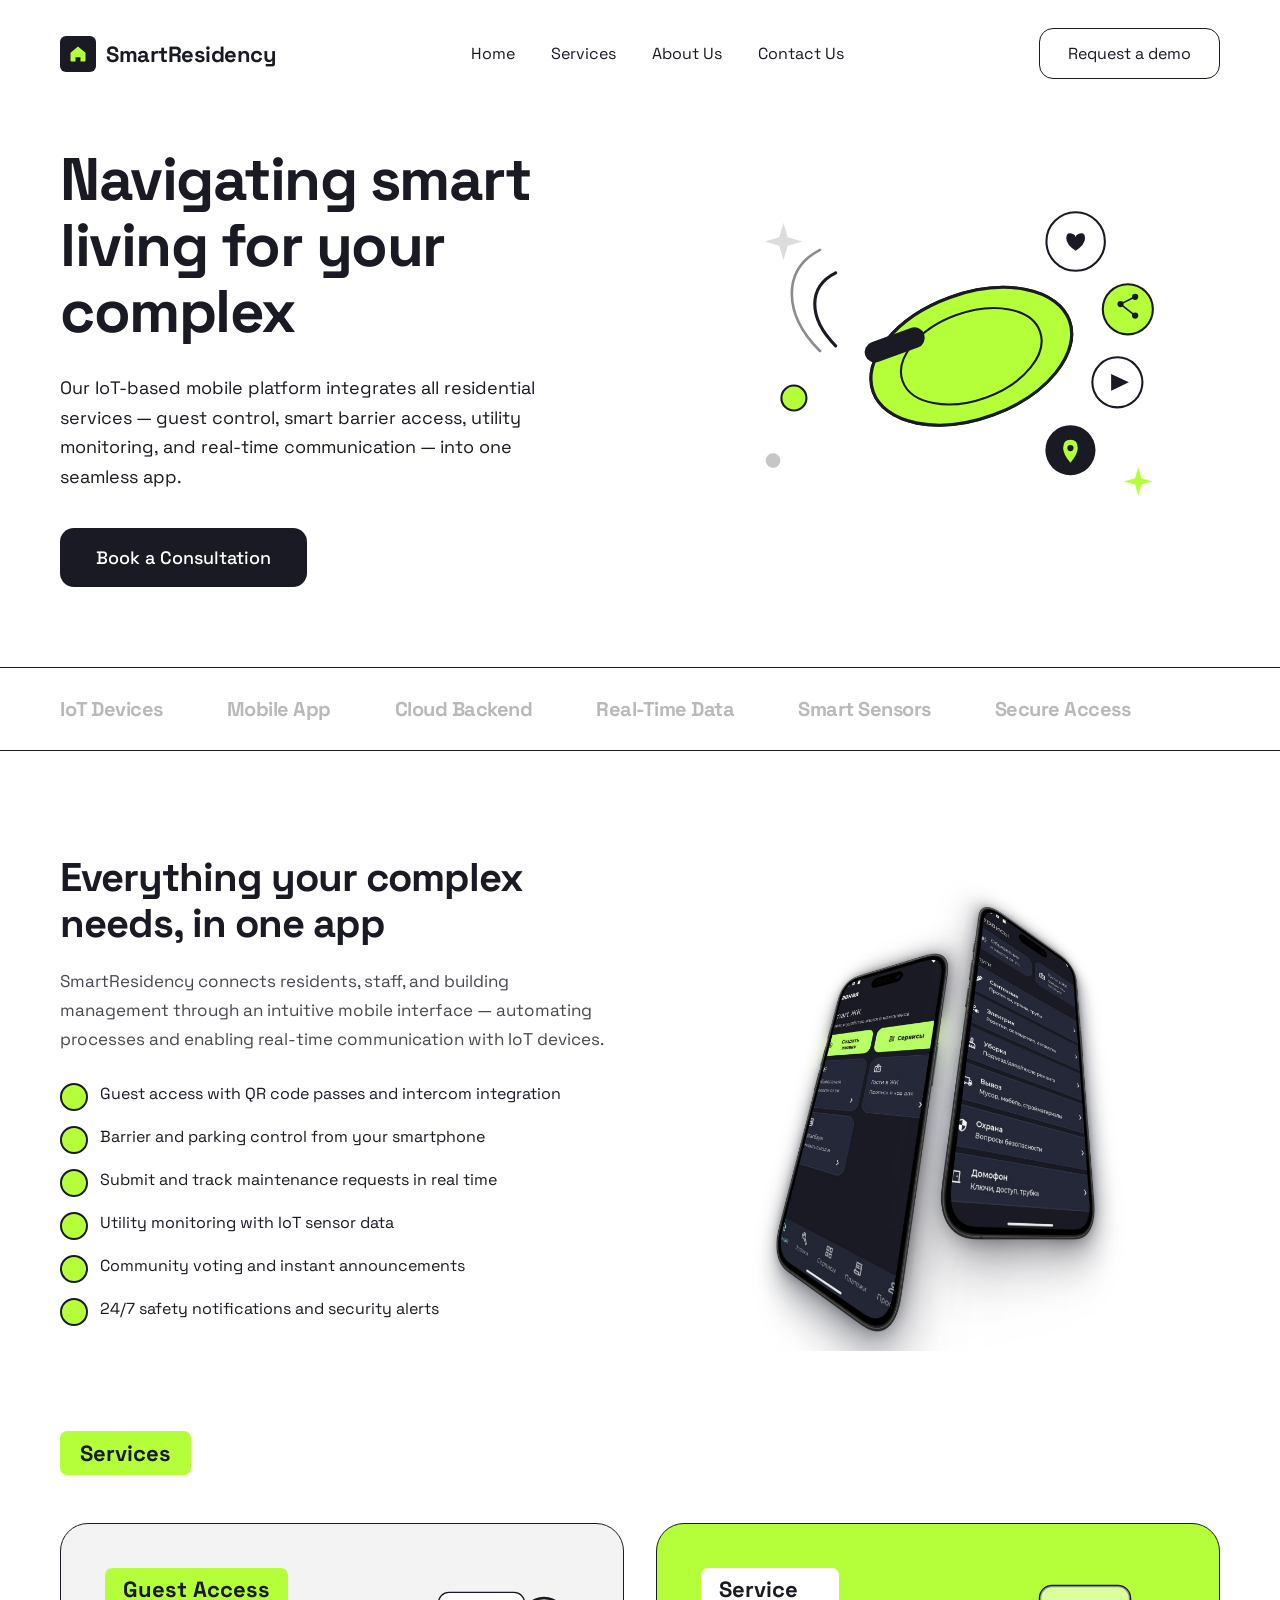
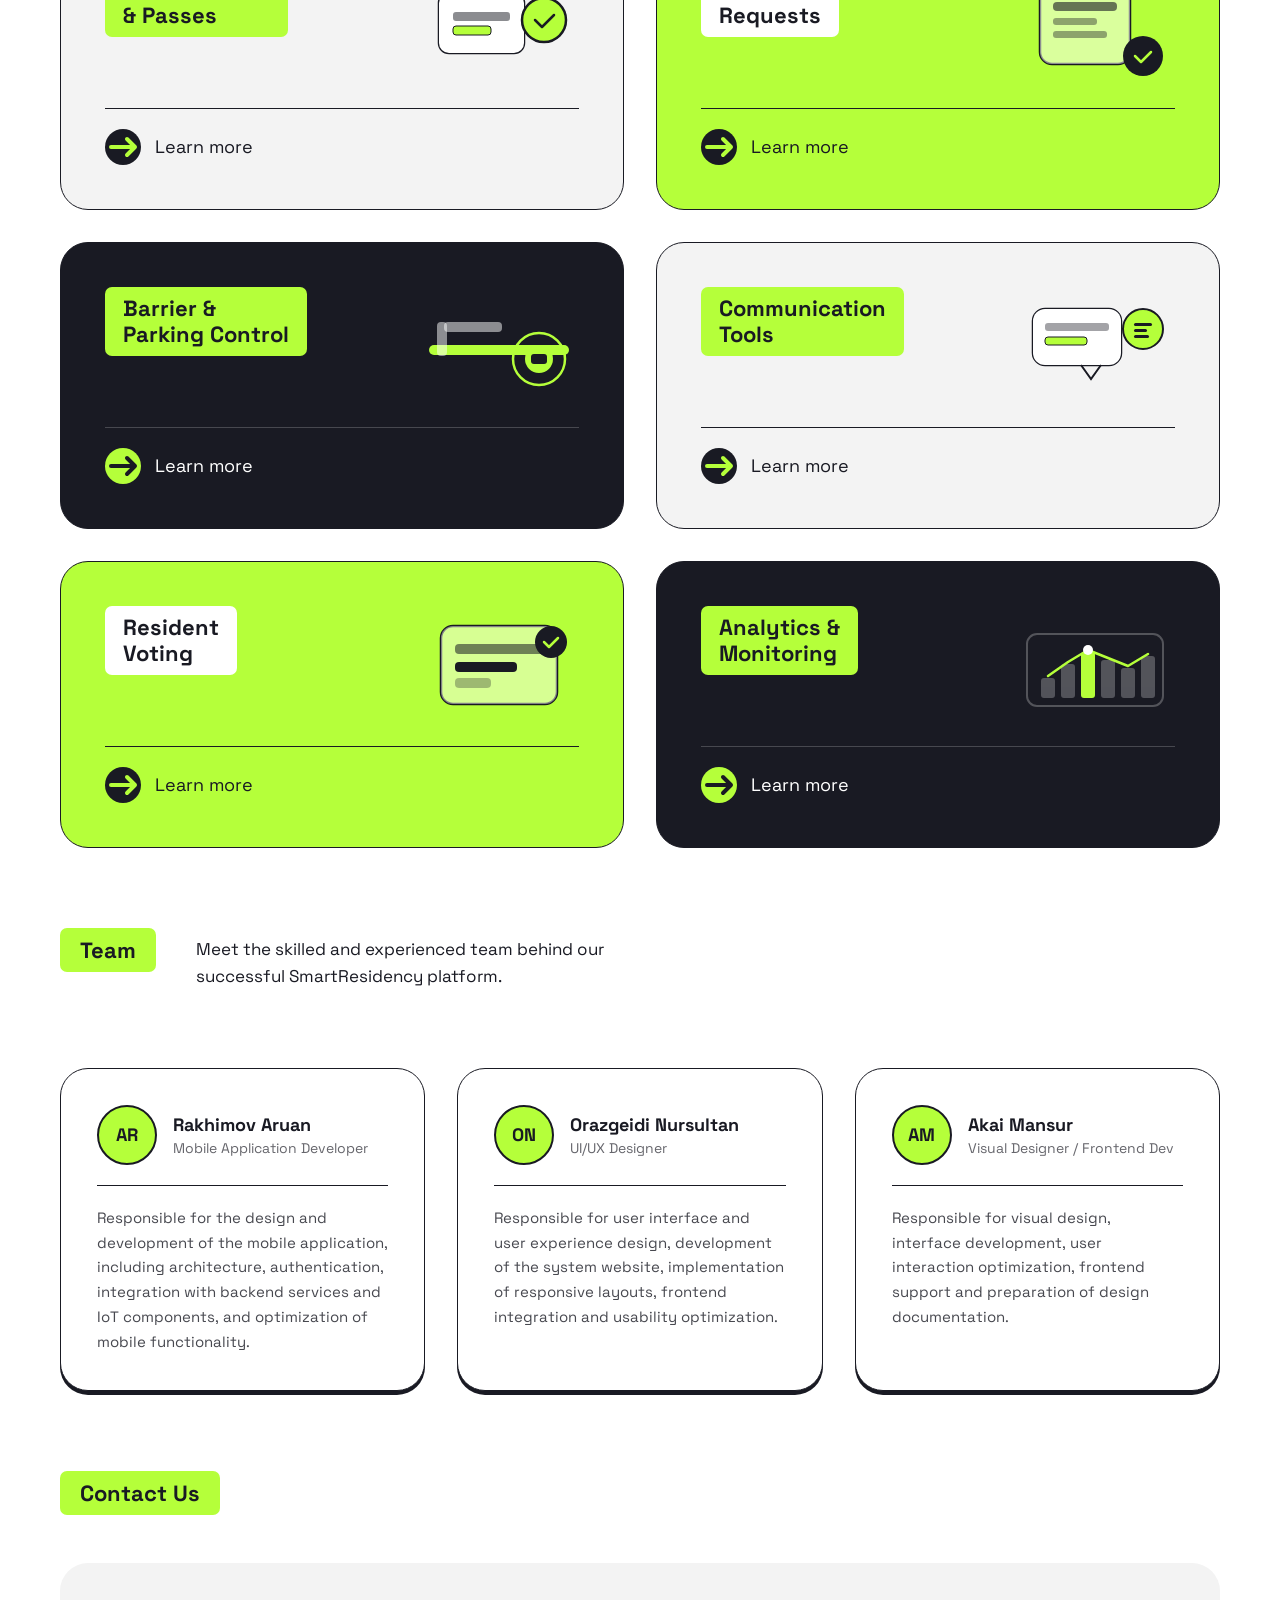
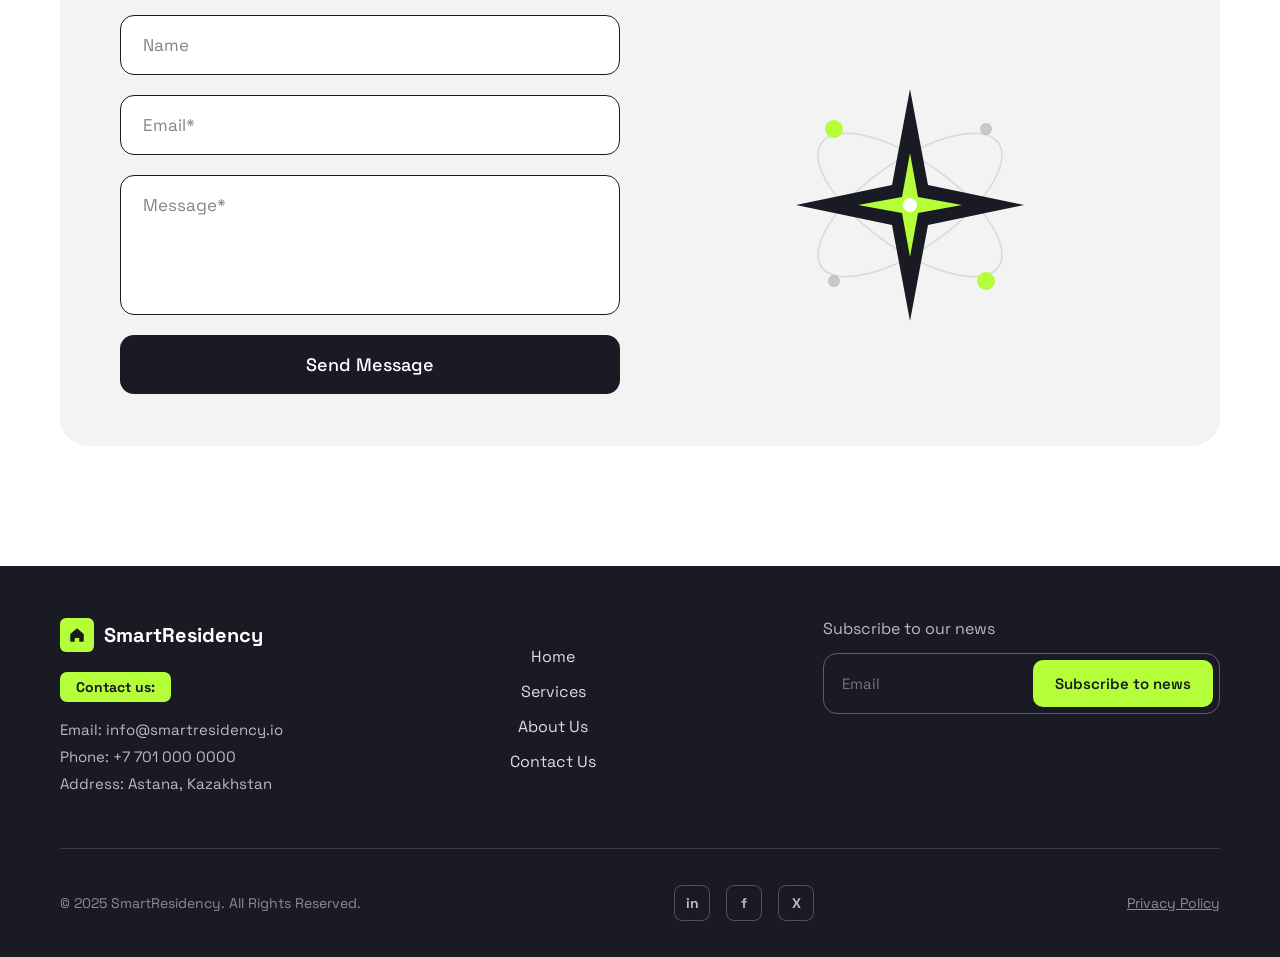
<file: index.html>
<!DOCTYPE html>
<html lang="en">
<head>
  <meta charset="UTF-8" />
  <meta name="viewport" content="width=device-width, initial-scale=1.0" />
  <title>SmartResidency</title>
  <link href="https://fonts.googleapis.com/css2?family=Space+Grotesk:wght@400;500;600;700&display=swap" rel="stylesheet" />
  <link rel="stylesheet" href="styles.css" />
</head>
<body>

<!-- NAV -->
<nav>
  <a href="#" class="logo">
    <div class="logo-icon">
      <svg viewBox="0 0 24 24" fill="none" xmlns="http://www.w3.org/2000/svg">
        <path d="M3 10.5L12 3L21 10.5V20C21 20.55 20.55 21 20 21H15V16H9V21H4C3.45 21 3 20.55 3 20V10.5Z" fill="#b5ff3a"/>
      </svg>
    </div>
    SmartResidency
  </a>
  <ul>
    <li><a href="index.html">Home</a></li>
    <li><a href="services.html">Services</a></li>
    <li><a href="about.html">About Us</a></li>
    <li><a href="contacts.html">Contact Us</a></li>
  </ul>
  <a href="contacts.html" class="nav-btn">Request a demo</a>
</nav>

<!-- HERO -->
<div class="hero">
  <div class="hero-text">
    <h1>Navigating smart living for your complex</h1>
    <p>Our IoT-based mobile platform integrates all residential services — guest control, smart barrier access, utility monitoring, and real-time communication — into one seamless app.</p>
    <a href="#contact" class="btn-black">Book a Consultation</a>
  </div>
  <div class="hero-illustration">
    <svg viewBox="0 0 460 400" xmlns="http://www.w3.org/2000/svg">
      <ellipse cx="260" cy="190" rx="100" ry="60" fill="none" stroke="#191a23" stroke-width="3" transform="rotate(-20 260 190)"/>
      <ellipse cx="260" cy="190" rx="100" ry="60" fill="#b5ff3a" stroke="#191a23" stroke-width="3" transform="rotate(-20 260 190)"/>
      <ellipse cx="260" cy="190" rx="70" ry="42" fill="none" stroke="#191a23" stroke-width="2" transform="rotate(-20 260 190)"/>
      <rect x="155" y="180" width="60" height="20" rx="10" fill="#191a23" transform="rotate(-20 155 180)"/>
      <path d="M130 180 Q110 160 110 140 Q110 120 130 110" fill="none" stroke="#191a23" stroke-width="3" stroke-linecap="round"/>
      <path d="M115 185 Q88 158 88 130 Q88 102 115 88" fill="none" stroke="#191a23" stroke-width="2.5" stroke-linecap="round" opacity="0.5"/>
      <circle cx="360" cy="80" r="28" fill="#fff" stroke="#191a23" stroke-width="2"/>
      <path d="M351 77 Q351 70 358 73 Q360 74 360 76 Q360 74 362 73 Q369 70 369 77 Q369 83 360 89 Q351 83 351 77Z" fill="#191a23"/>
      <circle cx="410" cy="145" r="24" fill="#b5ff3a" stroke="#191a23" stroke-width="2"/>
      <circle cx="403" cy="140" r="3" fill="#191a23"/>
      <circle cx="417" cy="133" r="3" fill="#191a23"/>
      <circle cx="417" cy="151" r="3" fill="#191a23"/>
      <line x1="403" y1="140" x2="417" y2="133" stroke="#191a23" stroke-width="1.5"/>
      <line x1="403" y1="140" x2="417" y2="151" stroke="#191a23" stroke-width="1.5"/>
      <circle cx="400" cy="215" r="24" fill="#fff" stroke="#191a23" stroke-width="2"/>
      <polygon points="394,207 394,223 411,215" fill="#191a23"/>
      <circle cx="355" cy="280" r="24" fill="#191a23"/>
      <path d="M355 270 Q362 270 362 278 Q362 284 355 292 Q348 284 348 278 Q348 270 355 270Z" fill="#b5ff3a"/>
      <circle cx="355" cy="278" r="3" fill="#191a23"/>
      <g transform="translate(80,80)">
        <path d="M0,-18 L4,-4 L18,0 L4,4 L0,18 L-4,4 L-18,0 L-4,-4 Z" fill="#191a23" opacity="0.15"/>
      </g>
      <g transform="translate(420,310)">
        <path d="M0,-14 L3,-3 L14,0 L3,3 L0,14 L-3,3 L-14,0 L-3,-3 Z" fill="#b5ff3a"/>
      </g>
      <circle cx="90" cy="230" r="12" fill="#b5ff3a" stroke="#191a23" stroke-width="2"/>
      <circle cx="70" cy="290" r="7" fill="#191a23" opacity="0.25"/>
    </svg>
  </div>
</div>

<!-- TECH STACK BAR -->
<div class="partners">
  <div class="partners-inner">
    <span class="partner-item">IoT Devices</span>
    <span class="partner-item">Mobile App</span>
    <span class="partner-item">Cloud Backend</span>
    <span class="partner-item">Real-Time Data</span>
    <span class="partner-item">Smart Sensors</span>
    <span class="partner-item">Secure Access</span>
  </div>
</div>

<!-- PHONE APP SHOWCASE -->
<div class="phone-section">
  <div class="phone-section-text">
    <h2>Everything your complex needs, in one app</h2>
    <p>SmartResidency connects residents, staff, and building management through an intuitive mobile interface — automating processes and enabling real-time communication with IoT devices.</p>
    <ul class="feature-list">
      <li>Guest access with QR code passes and intercom integration</li>
      <li>Barrier and parking control from your smartphone</li>
      <li>Submit and track maintenance requests in real time</li>
      <li>Utility monitoring with IoT sensor data</li>
      <li>Community voting and instant announcements</li>
      <li>24/7 safety notifications and security alerts</li>
    </ul>
  </div>
  <div class="phone-img-wrap">
    <img src="411shots_so.png" alt="SmartResidency mobile app screens" />
  </div>
</div>

<!-- SERVICES -->
<div class="section-wrap" id="services">
  <div class="section-label">Services</div>
  <div class="services-grid">

    <div class="service-card white">
      <div class="service-card-top">
        <div class="tag">Guest Access<br>&amp; Passes</div>
        <div class="illustration">
          <svg viewBox="0 0 160 120" xmlns="http://www.w3.org/2000/svg">
            <rect x="20" y="25" width="85" height="60" rx="10" fill="none" stroke="#191a23" stroke-width="2.5"/>
            <rect x="20" y="25" width="85" height="60" rx="10" fill="#fff"/>
            <rect x="34" y="44" width="57" height="9" rx="3" fill="#191a23" opacity="0.5"/>
            <rect x="34" y="58" width="38" height="9" rx="3" fill="#b5ff3a" stroke="#191a23" stroke-width="1"/>
            <circle cx="125" cy="52" r="22" fill="#b5ff3a" stroke="#191a23" stroke-width="2.5"/>
            <path d="M116 52 l7 7 12-12" stroke="#191a23" stroke-width="2.5" fill="none" stroke-linecap="round" stroke-linejoin="round"/>
          </svg>
        </div>
      </div>
      <div class="service-card-bottom">
        <div class="learn-circle">
          <svg viewBox="0 0 18 18" fill="none"><path d="M3 9h12M11 5l4 4-4 4" stroke="#b5ff3a" stroke-width="2" stroke-linecap="round" stroke-linejoin="round"/></svg>
        </div>
        <a href="services.html#guest-access" class="learn-btn">Learn more</a>
      </div>
    </div>

    <div class="service-card green">
      <div class="service-card-top">
        <div class="tag">Service<br>Requests</div>
        <div class="illustration">
          <svg viewBox="0 0 160 120" xmlns="http://www.w3.org/2000/svg">
            <rect x="25" y="18" width="90" height="78" rx="12" fill="none" stroke="#191a23" stroke-width="2.5"/>
            <rect x="25" y="18" width="90" height="78" rx="12" fill="rgba(255,255,255,0.5)"/>
            <rect x="38" y="34" width="64" height="9" rx="4" fill="#191a23" opacity="0.6"/>
            <rect x="38" y="50" width="44" height="7" rx="3" fill="#191a23" opacity="0.4"/>
            <rect x="38" y="63" width="54" height="7" rx="3" fill="#191a23" opacity="0.4"/>
            <circle cx="128" cy="88" r="20" fill="#191a23"/>
            <path d="M120 88l6 6 10-10" stroke="#b5ff3a" stroke-width="2.5" fill="none" stroke-linecap="round" stroke-linejoin="round"/>
          </svg>
        </div>
      </div>
      <div class="service-card-bottom">
        <div class="learn-circle">
          <svg viewBox="0 0 18 18" fill="none"><path d="M3 9h12M11 5l4 4-4 4" stroke="#b5ff3a" stroke-width="2" stroke-linecap="round" stroke-linejoin="round"/></svg>
        </div>
        <a href="services.html#service-requests" class="learn-btn">Learn more</a>
      </div>
    </div>

    <div class="service-card black">
      <div class="service-card-top">
        <div class="tag">Barrier &amp;<br>Parking Control</div>
        <div class="illustration">
          <svg viewBox="0 0 160 120" xmlns="http://www.w3.org/2000/svg">
            <rect x="10" y="58" width="140" height="10" rx="5" fill="#b5ff3a"/>
            <rect x="18" y="35" width="10" height="34" rx="4" fill="rgba(255,255,255,0.5)"/>
            <rect x="25" y="35" width="58" height="10" rx="4" fill="rgba(255,255,255,0.5)"/>
            <circle cx="120" cy="72" r="26" fill="none" stroke="#b5ff3a" stroke-width="2.5"/>
            <circle cx="120" cy="72" r="14" fill="#b5ff3a"/>
            <rect x="112" y="67" width="16" height="10" rx="3" fill="#191a23"/>
          </svg>
        </div>
      </div>
      <div class="service-card-bottom">
        <div class="learn-circle">
          <svg viewBox="0 0 18 18" fill="none"><path d="M3 9h12M11 5l4 4-4 4" stroke="#191a23" stroke-width="2" stroke-linecap="round" stroke-linejoin="round"/></svg>
        </div>
        <a href="services.html#barrier-parking" class="learn-btn">Learn more</a>
      </div>
    </div>

    <div class="service-card white">
      <div class="service-card-top">
        <div class="tag">Communication<br>Tools</div>
        <div class="illustration">
          <svg viewBox="0 0 160 120" xmlns="http://www.w3.org/2000/svg">
            <rect x="18" y="22" width="88" height="56" rx="12" fill="none" stroke="#191a23" stroke-width="2.5"/>
            <rect x="18" y="22" width="88" height="56" rx="12" fill="#fff"/>
            <rect x="30" y="36" width="64" height="8" rx="3" fill="#191a23" opacity="0.4"/>
            <rect x="30" y="50" width="42" height="8" rx="3" fill="#b5ff3a" stroke="#191a23" stroke-width="1"/>
            <path d="M66 78 l10 14 10-14" fill="none" stroke="#191a23" stroke-width="2"/>
            <circle cx="128" cy="42" r="20" fill="#b5ff3a" stroke="#191a23" stroke-width="2"/>
            <rect x="119" y="36" width="18" height="3" rx="1.5" fill="#191a23"/>
            <rect x="119" y="42" width="13" height="3" rx="1.5" fill="#191a23"/>
            <rect x="119" y="48" width="15" height="3" rx="1.5" fill="#191a23"/>
          </svg>
        </div>
      </div>
      <div class="service-card-bottom">
        <div class="learn-circle">
          <svg viewBox="0 0 18 18" fill="none"><path d="M3 9h12M11 5l4 4-4 4" stroke="#b5ff3a" stroke-width="2" stroke-linecap="round" stroke-linejoin="round"/></svg>
        </div>
        <a href="services.html#communication" class="learn-btn">Learn more</a>
      </div>
    </div>

    <div class="service-card green">
      <div class="service-card-top">
        <div class="tag">Resident<br>Voting</div>
        <div class="illustration">
          <svg viewBox="0 0 160 120" xmlns="http://www.w3.org/2000/svg">
            <rect x="22" y="20" width="116" height="78" rx="12" fill="none" stroke="#191a23" stroke-width="2.5"/>
            <rect x="22" y="20" width="116" height="78" rx="12" fill="rgba(255,255,255,0.45)"/>
            <rect x="36" y="38" width="88" height="10" rx="4" fill="#191a23" opacity="0.55"/>
            <rect x="36" y="56" width="62" height="10" rx="4" fill="#191a23"/>
            <rect x="36" y="72" width="36" height="10" rx="4" fill="#191a23" opacity="0.3"/>
            <circle cx="132" cy="36" r="16" fill="#191a23"/>
            <path d="M125 36l5 5 9-9" stroke="#b5ff3a" stroke-width="2.5" fill="none" stroke-linecap="round" stroke-linejoin="round"/>
          </svg>
        </div>
      </div>
      <div class="service-card-bottom">
        <div class="learn-circle">
          <svg viewBox="0 0 18 18" fill="none"><path d="M3 9h12M11 5l4 4-4 4" stroke="#b5ff3a" stroke-width="2" stroke-linecap="round" stroke-linejoin="round"/></svg>
        </div>
        <a href="services.html#voting" class="learn-btn">Learn more</a>
      </div>
    </div>

    <div class="service-card black">
      <div class="service-card-top">
        <div class="tag">Analytics &amp;<br>Monitoring</div>
        <div class="illustration">
          <svg viewBox="0 0 160 120" xmlns="http://www.w3.org/2000/svg">
            <rect x="12" y="28" width="136" height="72" rx="10" fill="none" stroke="rgba(255,255,255,0.25)" stroke-width="2"/>
            <rect x="26" y="72" width="14" height="20" rx="3" fill="rgba(255,255,255,0.25)"/>
            <rect x="46" y="58" width="14" height="34" rx="3" fill="rgba(255,255,255,0.25)"/>
            <rect x="66" y="46" width="14" height="46" rx="3" fill="#b5ff3a"/>
            <rect x="86" y="54" width="14" height="38" rx="3" fill="rgba(255,255,255,0.25)"/>
            <rect x="106" y="62" width="14" height="30" rx="3" fill="rgba(255,255,255,0.25)"/>
            <rect x="126" y="50" width="14" height="42" rx="3" fill="rgba(255,255,255,0.25)"/>
            <polyline points="33,70 53,56 73,44 93,52 113,60 133,48" fill="none" stroke="#b5ff3a" stroke-width="2.5" stroke-linecap="round" stroke-linejoin="round"/>
            <circle cx="73" cy="44" r="5" fill="#fff"/>
          </svg>
        </div>
      </div>
      <div class="service-card-bottom">
        <div class="learn-circle">
          <svg viewBox="0 0 18 18" fill="none"><path d="M3 9h12M11 5l4 4-4 4" stroke="#191a23" stroke-width="2" stroke-linecap="round" stroke-linejoin="round"/></svg>
        </div>
        <a href="services.html#analytics" class="learn-btn">Learn more</a>
      </div>
    </div>

  </div>
</div>

<!-- TEAM -->
<div class="section-wrap" id="team">
  <div class="team-header">
    <div class="section-label">Team</div>
    <p class="team-desc">Meet the skilled and experienced team behind our successful SmartResidency platform.</p>
  </div>
  <div class="team-grid">

    <div class="team-card">
      <div class="team-card-top">
        <div class="team-avatar">AR</div>
        <div>
          <div class="team-name">Rakhimov Aruan</div>
          <div class="team-role">Mobile Application Developer</div>
        </div>
      </div>
      <p class="team-bio">Responsible for the design and development of the mobile application, including architecture, authentication, integration with backend services and IoT components, and optimization of mobile functionality.</p>
    </div>

    <div class="team-card">
      <div class="team-card-top">
        <div class="team-avatar">ON</div>
        <div>
          <div class="team-name">Orazgeidi Nursultan</div>
          <div class="team-role">UI/UX Designer</div>
        </div>
      </div>
      <p class="team-bio">Responsible for user interface and user experience design, development of the system website, implementation of responsive layouts, frontend integration and usability optimization.</p>
    </div>

    <div class="team-card">
      <div class="team-card-top">
        <div class="team-avatar">AM</div>
        <div>
          <div class="team-name">Akai Mansur</div>
          <div class="team-role">Visual Designer / Frontend Dev</div>
        </div>
      </div>
      <p class="team-bio">Responsible for visual design, interface development, user interaction optimization, frontend support and preparation of design documentation.</p>
    </div>

  </div>
</div>

<!-- CONTACT -->
<div class="section-wrap" id="contact">
  <div class="section-label">Contact Us</div>
  <div class="contact-wrap">
    <div class="contact-form">
      <input type="text" id="contact-name" placeholder="Name" />
      <input type="email" id="contact-email" placeholder="Email*" />
      <textarea id="contact-message" placeholder="Message*"></textarea>
      <button class="btn-black" onclick="handleSend()">Send Message</button>
    </div>
    <div class="contact-deco">
      <svg viewBox="0 0 280 280" xmlns="http://www.w3.org/2000/svg" width="280" height="280">
        <path d="M140 24 L158 120 L254 140 L158 160 L140 256 L122 160 L26 140 L122 120 Z" fill="#191a23"/>
        <path d="M140 88 L148 132 L192 140 L148 148 L140 192 L132 148 L88 140 L132 132 Z" fill="#b5ff3a"/>
        <circle cx="140" cy="140" r="7" fill="#fff"/>
        <ellipse cx="140" cy="140" rx="108" ry="44" fill="none" stroke="#191a23" stroke-width="1.5" opacity="0.12" transform="rotate(35 140 140)"/>
        <ellipse cx="140" cy="140" rx="108" ry="44" fill="none" stroke="#191a23" stroke-width="1.5" opacity="0.12" transform="rotate(-35 140 140)"/>
        <circle cx="64" cy="64" r="9" fill="#b5ff3a"/>
        <circle cx="216" cy="216" r="9" fill="#b5ff3a"/>
        <circle cx="216" cy="64" r="6" fill="#191a23" opacity="0.2"/>
        <circle cx="64" cy="216" r="6" fill="#191a23" opacity="0.2"/>
      </svg>
    </div>
  </div>
</div>

<!-- FOOTER -->
<footer>
  <div class="footer-inner">
    <div class="footer-top">

      <div class="footer-contact">
        <a href="#" class="footer-logo">
          <div class="footer-logo-icon">
            <svg viewBox="0 0 24 24" fill="none"><path d="M3 10.5L12 3L21 10.5V20C21 20.55 20.55 21 20 21H15V16H9V21H4C3.45 21 3 20.55 3 20V10.5Z" fill="#191a23"/></svg>
          </div>
          SmartResidency
        </a>
        <div class="contact-label">Contact us:</div>
        <p>
          Email: info@smartresidency.io<br>
          Phone: +7 701 000 0000<br>
          Address: Astana, Kazakhstan
        </p>
      </div>

      <nav class="footer-nav">
        <ul>
          <li><a href="index.html">Home</a></li>
          <li><a href="services.html">Services</a></li>
          <li><a href="about.html">About Us</a></li>
          <li><a href="contacts.html">Contact Us</a></li>
        </ul>
      </nav>

      <div class="footer-newsletter-wrap">
        <p>Subscribe to our news</p>
        <div class="footer-newsletter">
          <input type="email" id="newsletter-email" placeholder="Email" />
          <button class="btn-green" onclick="handleSubscribe()">Subscribe to news</button>
        </div>
      </div>

    </div>

    <div class="footer-bottom">
      <p>&#169; 2025 SmartResidency. All Rights Reserved.</p>
      <div class="footer-social">
        <a href="#" title="LinkedIn">in</a>
        <a href="#" title="Facebook">f</a>
        <a href="#" title="Twitter">X</a>
      </div>
      <a href="#" class="privacy-link">Privacy Policy</a>
    </div>
  </div>
</footer>

<script src="script.js"></script>
</body>
</html>
</file>
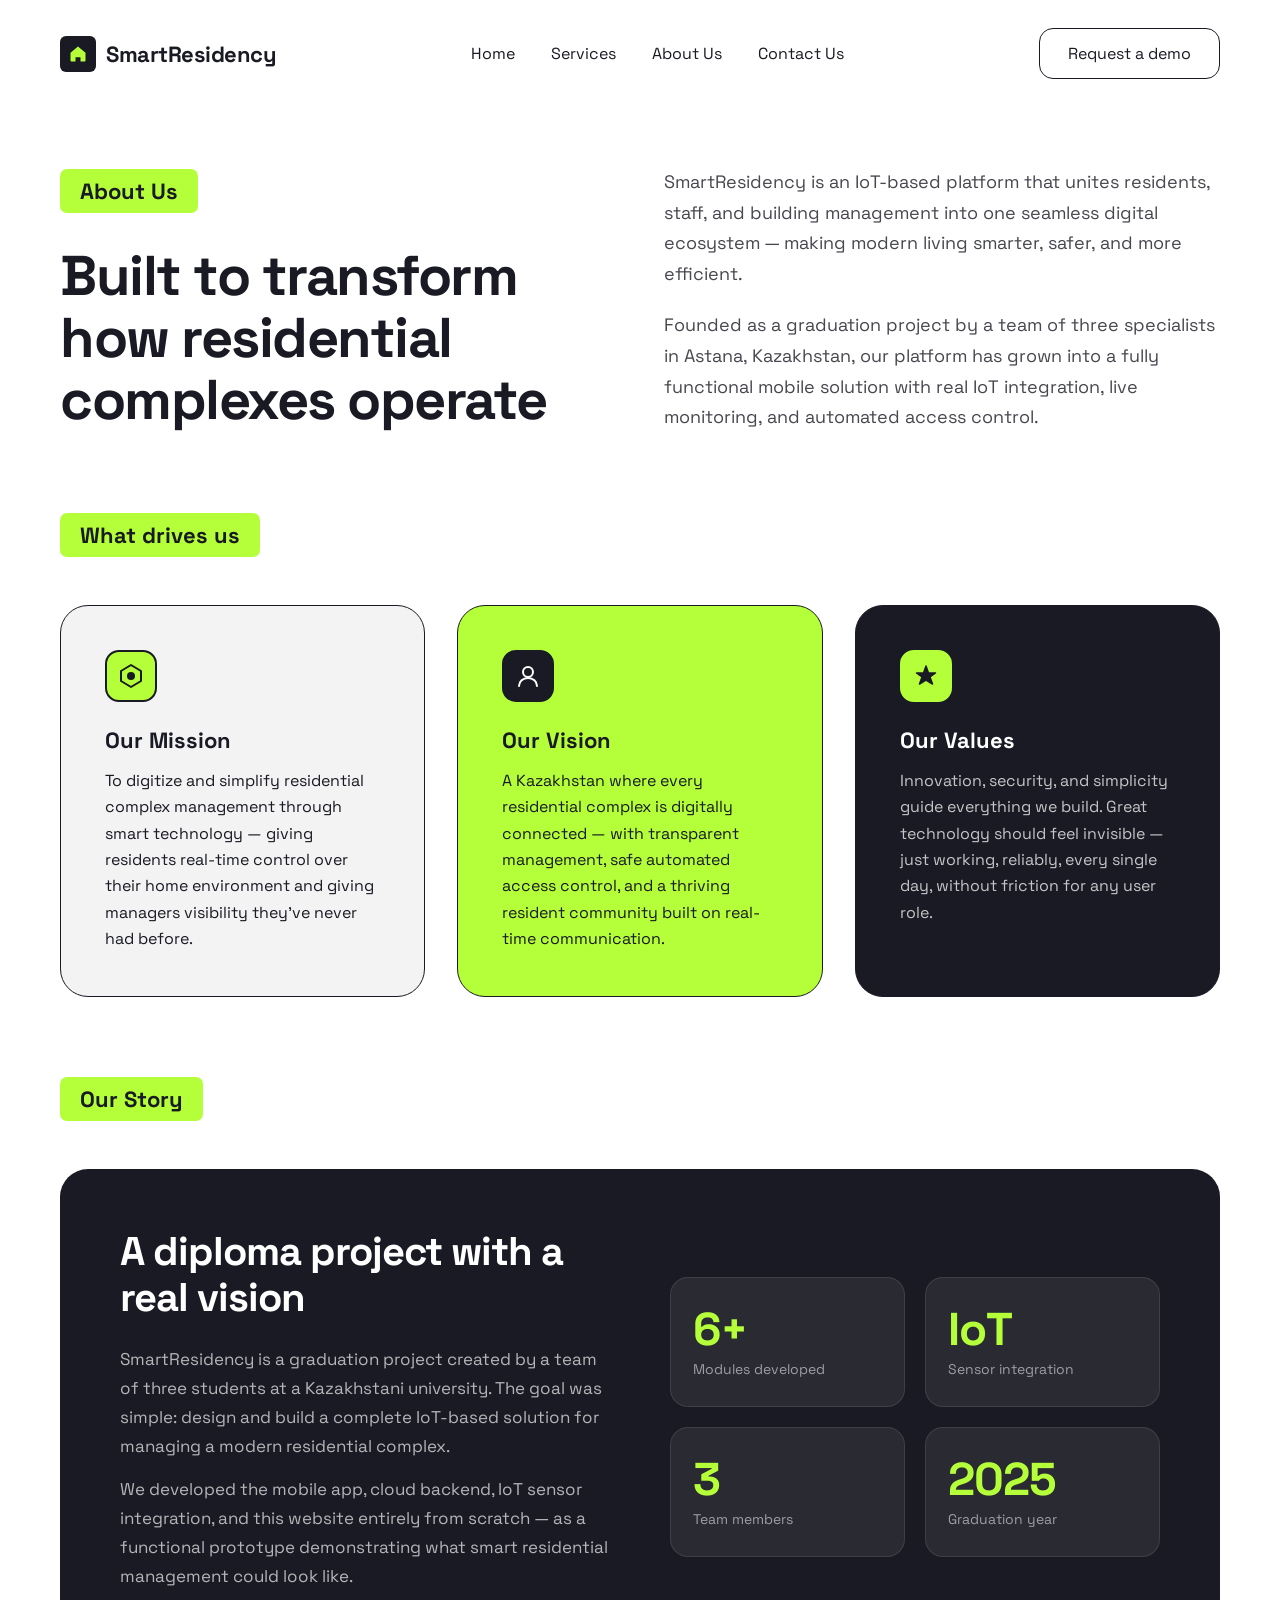
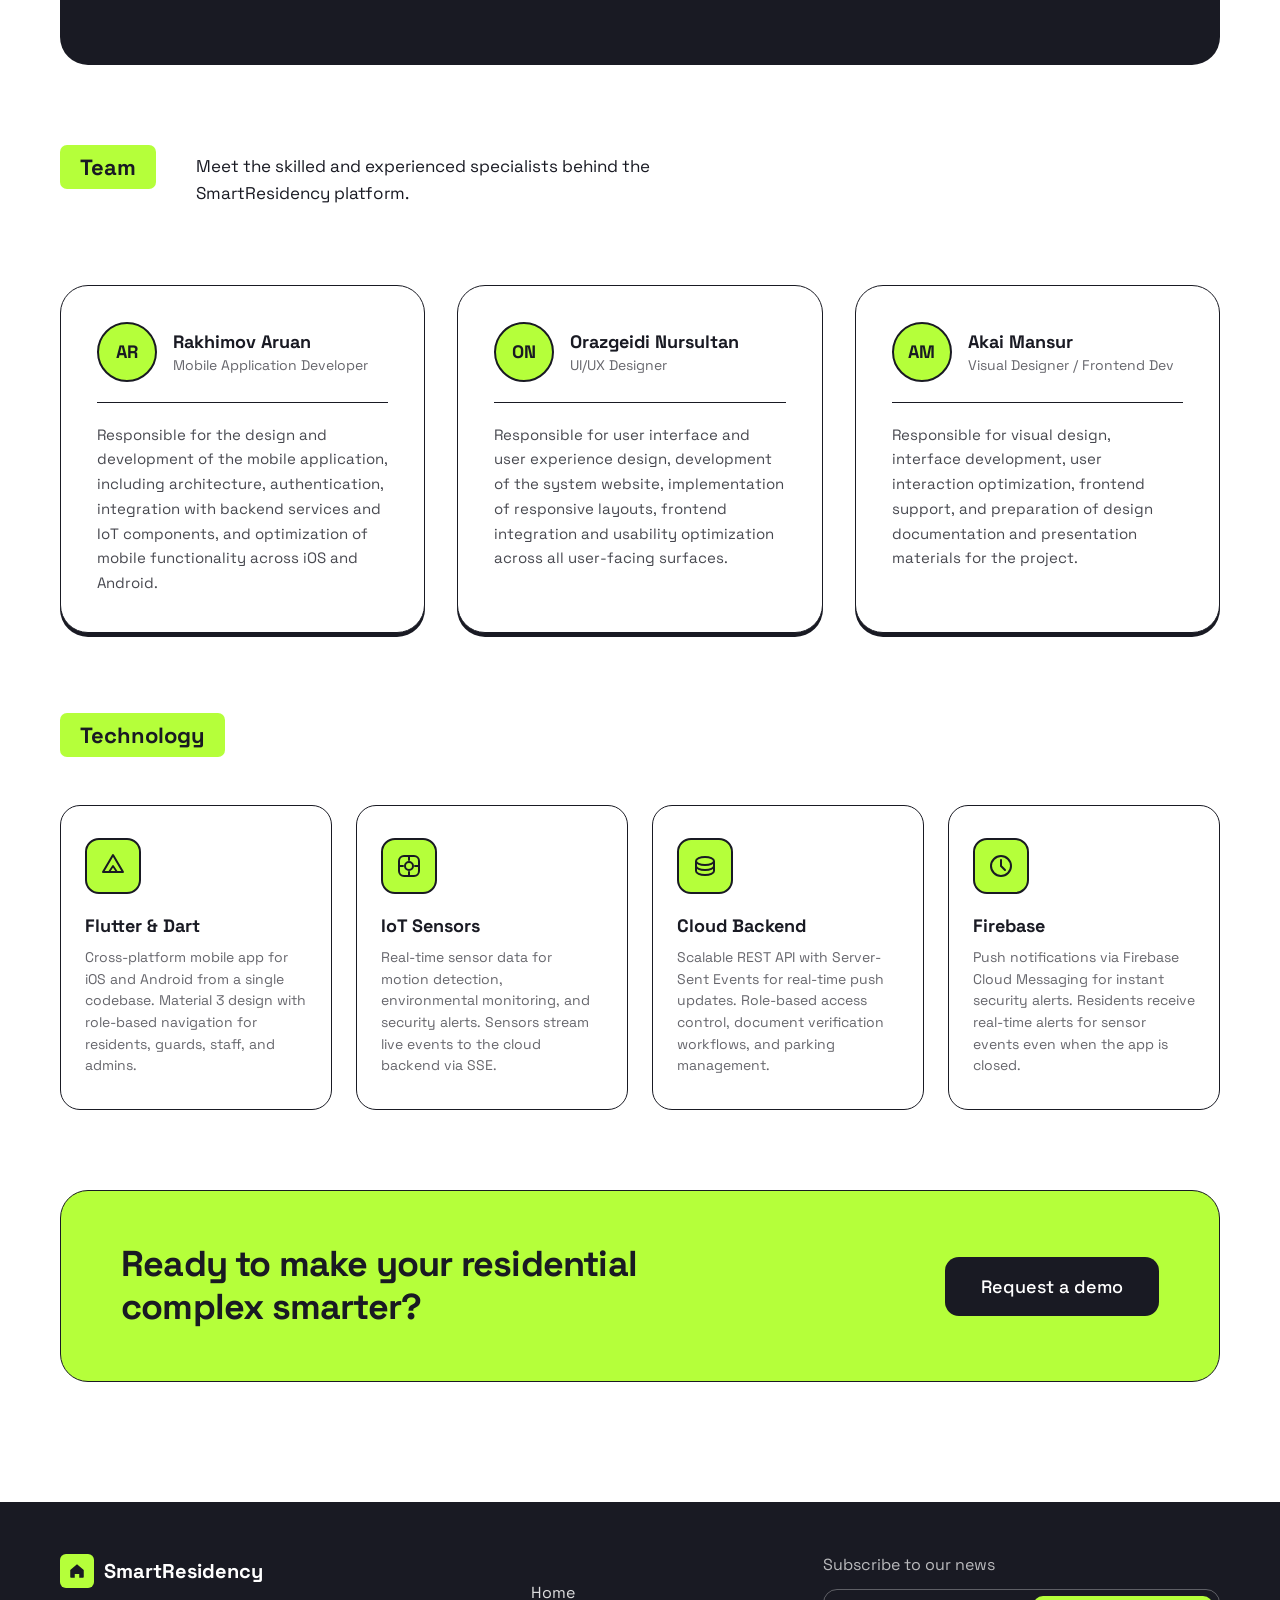
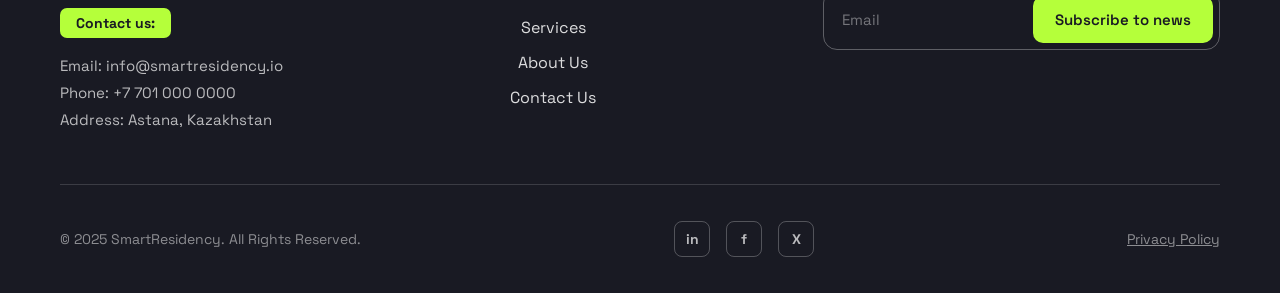
<file: about.html>
<!DOCTYPE html>
<html lang="en">
<head>
  <meta charset="UTF-8" />
  <meta name="viewport" content="width=device-width, initial-scale=1.0" />
  <title>About Us — SmartResidency</title>
  <link href="https://fonts.googleapis.com/css2?family=Space+Grotesk:wght@400;500;600;700&display=swap" rel="stylesheet" />
  <link rel="stylesheet" href="styles.css" />
</head>
<body>

<!-- NAV -->
<nav>
  <a href="index.html" class="logo">
    <div class="logo-icon">
      <svg viewBox="0 0 24 24" fill="none" xmlns="http://www.w3.org/2000/svg">
        <path d="M3 10.5L12 3L21 10.5V20C21 20.55 20.55 21 20 21H15V16H9V21H4C3.45 21 3 20.55 3 20V10.5Z" fill="#b5ff3a"/>
      </svg>
    </div>
    SmartResidency
  </a>
  <ul>
    <li><a href="index.html">Home</a></li>
    <li><a href="services.html">Services</a></li>
    <li><a href="about.html">About Us</a></li>
    <li><a href="contacts.html">Contact Us</a></li>
  </ul>
  <a href="contacts.html" class="nav-btn">Request a demo</a>
</nav>

<!-- PAGE HERO -->
<div class="page-hero">
  <div class="page-hero-left">
    <div class="page-hero-label">About Us</div>
    <h1>Built to transform how residential complexes operate</h1>
  </div>
  <div class="page-hero-right">
    <p>SmartResidency is an IoT-based platform that unites residents, staff, and building management into one seamless digital ecosystem — making modern living smarter, safer, and more efficient.</p>
    <br/>
    <p>Founded as a graduation project by a team of three specialists in Astana, Kazakhstan, our platform has grown into a fully functional mobile solution with real IoT integration, live monitoring, and automated access control.</p>
  </div>
</div>

<!-- WHAT DRIVES US -->
<div class="section-wrap">
  <div class="section-label">What drives us</div>
  <div class="mission-grid">

    <div class="mission-card">
      <div class="mission-icon">
        <svg viewBox="0 0 26 26" fill="none" xmlns="http://www.w3.org/2000/svg">
          <path d="M13 2L23 8V18L13 24L3 18V8L13 2Z" fill="none" stroke="#191a23" stroke-width="2" stroke-linejoin="round"/>
          <circle cx="13" cy="13" r="4" fill="#191a23"/>
        </svg>
      </div>
      <h3>Our Mission</h3>
      <p>To digitize and simplify residential complex management through smart technology — giving residents real-time control over their home environment and giving managers visibility they've never had before.</p>
    </div>

    <div class="mission-card green">
      <div class="mission-icon">
        <svg viewBox="0 0 26 26" fill="none" xmlns="http://www.w3.org/2000/svg">
          <circle cx="13" cy="9" r="5" fill="none" stroke="#fff" stroke-width="2"/>
          <path d="M4 23C4 18.6 8 15 13 15C18 15 22 18.6 22 23" stroke="#fff" stroke-width="2" stroke-linecap="round"/>
        </svg>
      </div>
      <h3>Our Vision</h3>
      <p>A Kazakhstan where every residential complex is digitally connected — with transparent management, safe automated access control, and a thriving resident community built on real-time communication.</p>
    </div>

    <div class="mission-card black">
      <div class="mission-icon">
        <svg viewBox="0 0 26 26" fill="none" xmlns="http://www.w3.org/2000/svg">
          <path d="M13 3L15.5 10H22.5L17 14L19.5 21L13 17L6.5 21L9 14L3.5 10H10.5L13 3Z" fill="#191a23" stroke="#191a23" stroke-width="1.5" stroke-linejoin="round"/>
        </svg>
      </div>
      <h3>Our Values</h3>
      <p>Innovation, security, and simplicity guide everything we build. Great technology should feel invisible — just working, reliably, every single day, without friction for any user role.</p>
    </div>

  </div>
</div>

<!-- OUR STORY -->
<div class="section-wrap">
  <div class="section-label">Our Story</div>
  <div class="story-section">
    <div class="story-text">
      <h2>A diploma project with a real vision</h2>
      <p>SmartResidency is a graduation project created by a team of three students at a Kazakhstani university. The goal was simple: design and build a complete IoT-based solution for managing a modern residential complex.</p>
      <p>We developed the mobile app, cloud backend, IoT sensor integration, and this website entirely from scratch — as a functional prototype demonstrating what smart residential management could look like.</p>
    </div>
    <div class="story-stats">
      <div class="stat-card">
        <div class="stat-num">6+</div>
        <div class="stat-label">Modules developed</div>
      </div>
      <div class="stat-card">
        <div class="stat-num">IoT</div>
        <div class="stat-label">Sensor integration</div>
      </div>
      <div class="stat-card">
        <div class="stat-num">3</div>
        <div class="stat-label">Team members</div>
      </div>
      <div class="stat-card">
        <div class="stat-num">2025</div>
        <div class="stat-label">Graduation year</div>
      </div>
    </div>
  </div>
</div>

<!-- TEAM -->
<div class="section-wrap" id="team">
  <div class="team-header">
    <div class="section-label">Team</div>
    <p class="team-desc">Meet the skilled and experienced specialists behind the SmartResidency platform.</p>
  </div>
  <div class="team-grid">

    <div class="team-card">
      <div class="team-card-top">
        <div class="team-avatar">AR</div>
        <div>
          <div class="team-name">Rakhimov Aruan</div>
          <div class="team-role">Mobile Application Developer</div>
        </div>
      </div>
      <p class="team-bio">Responsible for the design and development of the mobile application, including architecture, authentication, integration with backend services and IoT components, and optimization of mobile functionality across iOS and Android.</p>
    </div>

    <div class="team-card">
      <div class="team-card-top">
        <div class="team-avatar">ON</div>
        <div>
          <div class="team-name">Orazgeidi Nursultan</div>
          <div class="team-role">UI/UX Designer</div>
        </div>
      </div>
      <p class="team-bio">Responsible for user interface and user experience design, development of the system website, implementation of responsive layouts, frontend integration and usability optimization across all user-facing surfaces.</p>
    </div>

    <div class="team-card">
      <div class="team-card-top">
        <div class="team-avatar">AM</div>
        <div>
          <div class="team-name">Akai Mansur</div>
          <div class="team-role">Visual Designer / Frontend Dev</div>
        </div>
      </div>
      <p class="team-bio">Responsible for visual design, interface development, user interaction optimization, frontend support, and preparation of design documentation and presentation materials for the project.</p>
    </div>

  </div>
</div>

<!-- TECHNOLOGY -->
<div class="section-wrap">
  <div class="section-label">Technology</div>
  <div class="tech-grid">

    <div class="tech-card">
      <div class="tech-card-icon">
        <svg viewBox="0 0 26 26" fill="none" xmlns="http://www.w3.org/2000/svg">
          <path d="M13 2L23 19H3L13 2Z" fill="none" stroke="#191a23" stroke-width="2" stroke-linejoin="round"/>
          <path d="M9 19L13 13L17 19" stroke="#191a23" stroke-width="1.8" stroke-linecap="round" stroke-linejoin="round"/>
        </svg>
      </div>
      <h4>Flutter & Dart</h4>
      <p>Cross-platform mobile app for iOS and Android from a single codebase. Material 3 design with role-based navigation for residents, guards, staff, and admins.</p>
    </div>

    <div class="tech-card">
      <div class="tech-card-icon">
        <svg viewBox="0 0 26 26" fill="none" xmlns="http://www.w3.org/2000/svg">
          <rect x="3" y="3" width="20" height="20" rx="5" fill="none" stroke="#191a23" stroke-width="2"/>
          <circle cx="13" cy="13" r="4" fill="none" stroke="#191a23" stroke-width="2"/>
          <path d="M13 7V4M13 22v-3M7 13H4M22 13h-3" stroke="#191a23" stroke-width="2" stroke-linecap="round"/>
        </svg>
      </div>
      <h4>IoT Sensors</h4>
      <p>Real-time sensor data for motion detection, environmental monitoring, and security alerts. Sensors stream live events to the cloud backend via SSE.</p>
    </div>

    <div class="tech-card">
      <div class="tech-card-icon">
        <svg viewBox="0 0 26 26" fill="none" xmlns="http://www.w3.org/2000/svg">
          <ellipse cx="13" cy="8" rx="9" ry="4" fill="none" stroke="#191a23" stroke-width="2"/>
          <path d="M4 8v5c0 2.2 4 4 9 4s9-1.8 9-4V8" stroke="#191a23" stroke-width="2"/>
          <path d="M4 13v5c0 2.2 4 4 9 4s9-1.8 9-4v-5" stroke="#191a23" stroke-width="2"/>
        </svg>
      </div>
      <h4>Cloud Backend</h4>
      <p>Scalable REST API with Server-Sent Events for real-time push updates. Role-based access control, document verification workflows, and parking management.</p>
    </div>

    <div class="tech-card">
      <div class="tech-card-icon">
        <svg viewBox="0 0 26 26" fill="none" xmlns="http://www.w3.org/2000/svg">
          <path d="M13 3C7.5 3 3 7.5 3 13S7.5 23 13 23 23 18.5 23 13 18.5 3 13 3Z" fill="none" stroke="#191a23" stroke-width="2"/>
          <path d="M13 7V13L17 17" stroke="#191a23" stroke-width="2" stroke-linecap="round" stroke-linejoin="round"/>
        </svg>
      </div>
      <h4>Firebase</h4>
      <p>Push notifications via Firebase Cloud Messaging for instant security alerts. Residents receive real-time alerts for sensor events even when the app is closed.</p>
    </div>

  </div>
</div>

<!-- CTA -->
<div class="section-wrap">
  <div class="cta-banner">
    <h2>Ready to make your residential complex smarter?</h2>
    <a href="contacts.html" class="btn-black">Request a demo</a>
  </div>
</div>

<!-- FOOTER -->
<footer>
  <div class="footer-inner">
    <div class="footer-top">

      <div class="footer-contact">
        <a href="index.html" class="footer-logo">
          <div class="footer-logo-icon">
            <svg viewBox="0 0 24 24" fill="none"><path d="M3 10.5L12 3L21 10.5V20C21 20.55 20.55 21 20 21H15V16H9V21H4C3.45 21 3 20.55 3 20V10.5Z" fill="#191a23"/></svg>
          </div>
          SmartResidency
        </a>
        <div class="contact-label">Contact us:</div>
        <p>
          Email: info@smartresidency.io<br>
          Phone: +7 701 000 0000<br>
          Address: Astana, Kazakhstan
        </p>
      </div>

      <nav class="footer-nav">
        <ul>
          <li><a href="index.html">Home</a></li>
          <li><a href="services.html">Services</a></li>
          <li><a href="about.html">About Us</a></li>
          <li><a href="contacts.html">Contact Us</a></li>
        </ul>
      </nav>

      <div class="footer-newsletter-wrap">
        <p>Subscribe to our news</p>
        <div class="footer-newsletter">
          <input type="email" id="newsletter-email" placeholder="Email" />
          <button class="btn-green" onclick="handleSubscribe()">Subscribe to news</button>
        </div>
      </div>

    </div>

    <div class="footer-bottom">
      <p>&#169; 2025 SmartResidency. All Rights Reserved.</p>
      <div class="footer-social">
        <a href="#" title="LinkedIn">in</a>
        <a href="#" title="Facebook">f</a>
        <a href="#" title="Twitter">X</a>
      </div>
      <a href="#" class="privacy-link">Privacy Policy</a>
    </div>
  </div>
</footer>

<script src="script.js"></script>
</body>
</html>
</file>
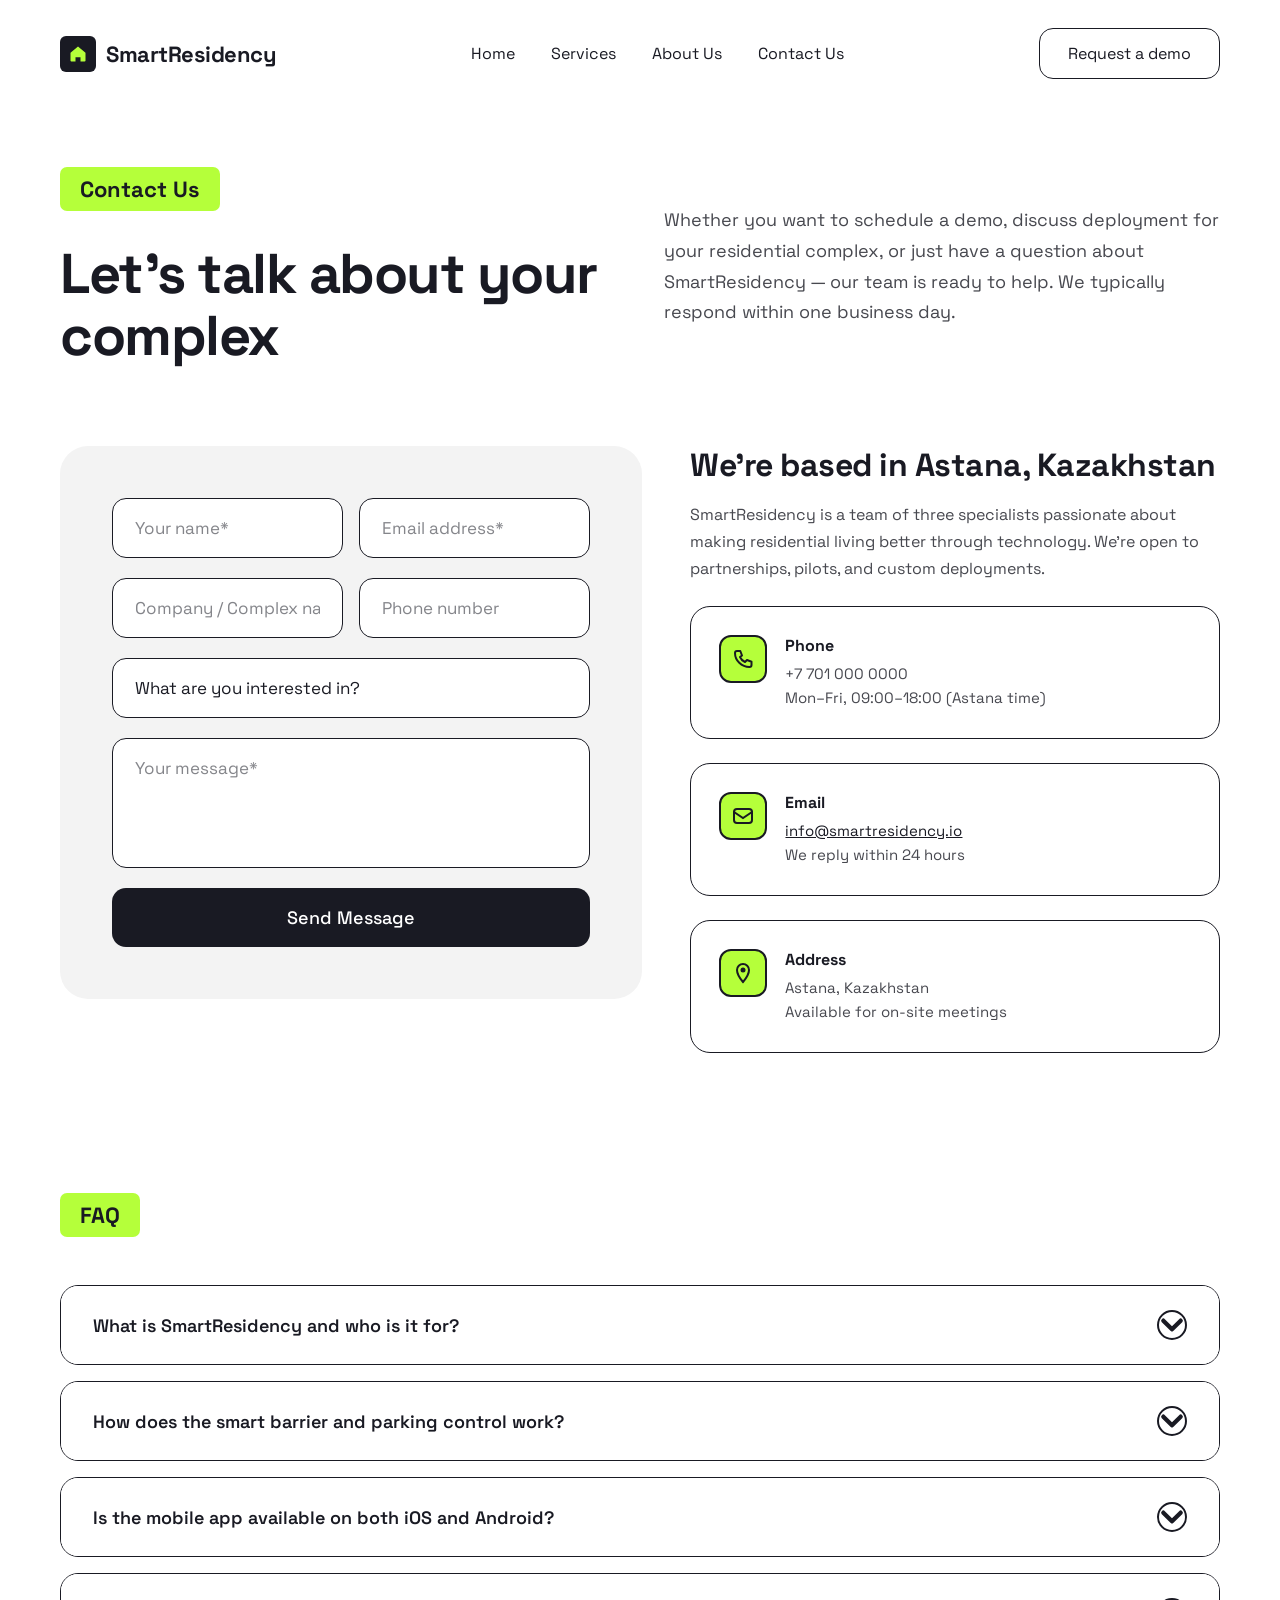
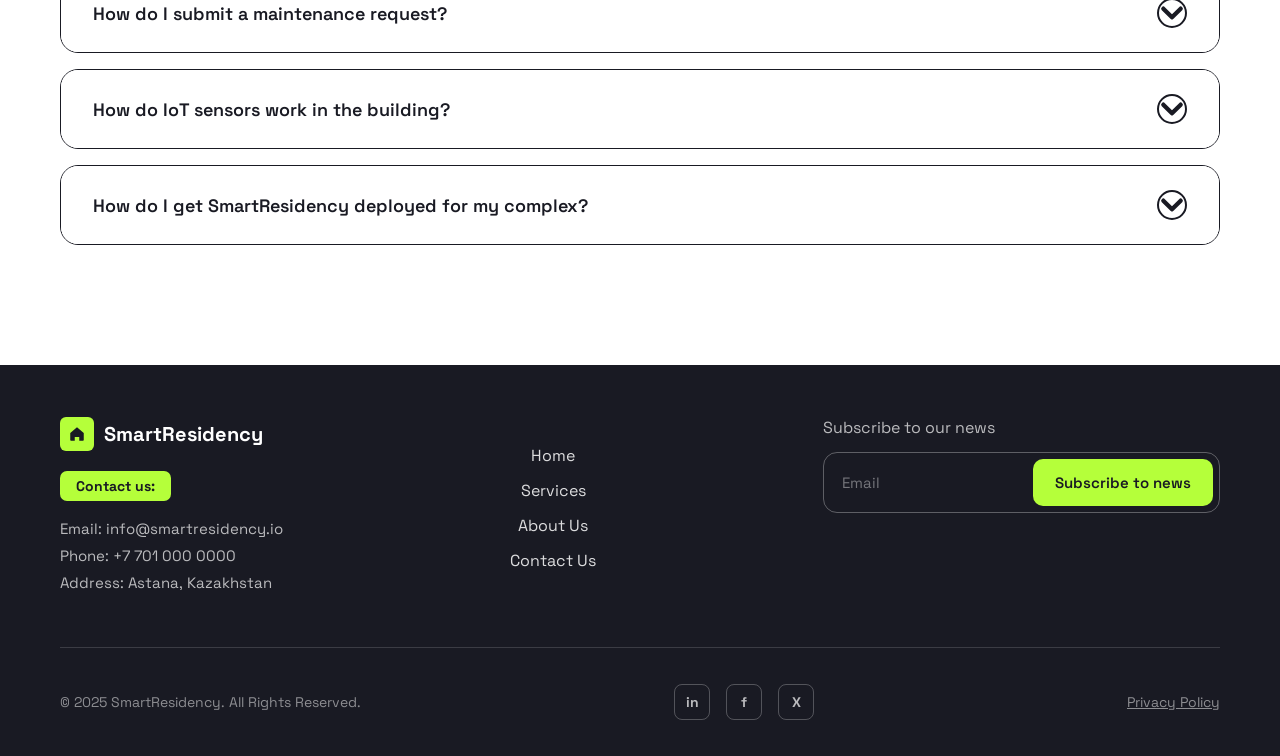
<file: contacts.html>
<!DOCTYPE html>
<html lang="en">
<head>
  <meta charset="UTF-8" />
  <meta name="viewport" content="width=device-width, initial-scale=1.0" />
  <title>Contact Us — SmartResidency</title>
  <link href="https://fonts.googleapis.com/css2?family=Space+Grotesk:wght@400;500;600;700&display=swap" rel="stylesheet" />
  <link rel="stylesheet" href="styles.css" />
</head>
<body>

<!-- NAV -->
<nav>
  <a href="index.html" class="logo">
    <div class="logo-icon">
      <svg viewBox="0 0 24 24" fill="none" xmlns="http://www.w3.org/2000/svg">
        <path d="M3 10.5L12 3L21 10.5V20C21 20.55 20.55 21 20 21H15V16H9V21H4C3.45 21 3 20.55 3 20V10.5Z" fill="#b5ff3a"/>
      </svg>
    </div>
    SmartResidency
  </a>
  <ul>
    <li><a href="index.html">Home</a></li>
    <li><a href="services.html">Services</a></li>
    <li><a href="about.html">About Us</a></li>
    <li><a href="contacts.html">Contact Us</a></li>
  </ul>
  <a href="contacts.html" class="nav-btn">Request a demo</a>
</nav>

<!-- PAGE HERO -->
<div class="page-hero">
  <div class="page-hero-left">
    <div class="page-hero-label">Contact Us</div>
    <h1>Let's talk about your complex</h1>
  </div>
  <div class="page-hero-right">
    <p>Whether you want to schedule a demo, discuss deployment for your residential complex, or just have a question about SmartResidency — our team is ready to help. We typically respond within one business day.</p>
  </div>
</div>

<!-- CONTACT FORM + SIDE INFO -->
<div class="section-wrap">
  <div class="contact-page-grid">

    <!-- FORM -->
    <div class="contact-form-big">
      <div class="form-row">
        <input type="text" id="cp-name" placeholder="Your name*" />
        <input type="email" id="cp-email" placeholder="Email address*" />
      </div>
      <div class="form-row">
        <input type="text" id="cp-company" placeholder="Company / Complex name" />
        <input type="tel" id="cp-phone" placeholder="Phone number" />
      </div>
      <select id="cp-subject">
        <option value="" disabled selected>What are you interested in?</option>
        <option value="demo">Request a demo</option>
        <option value="deployment">Deployment inquiry</option>
        <option value="pricing">Pricing information</option>
        <option value="partnership">Partnership</option>
        <option value="other">Other</option>
      </select>
      <textarea id="cp-message" placeholder="Your message*"></textarea>
      <button class="btn-black" onclick="handleContactPageSend()">Send Message</button>
    </div>

    <!-- SIDE INFO -->
    <div class="contact-side">
      <div class="contact-side-intro">
        <h2>We're based in Astana, Kazakhstan</h2>
        <p>SmartResidency is a team of three specialists passionate about making residential living better through technology. We're open to partnerships, pilots, and custom deployments.</p>
      </div>

      <div class="contact-detail-card">
        <div class="contact-detail-icon">
          <svg viewBox="0 0 22 22" fill="none" xmlns="http://www.w3.org/2000/svg">
            <path d="M3 5C3 4 3.9 3 5 3H8.3L10 7.5L8 9C8.9 11.1 10.9 13.1 13 14L15 12L19.5 13.7V17C19.5 18.1 18.5 19 17.5 19C9.5 19 3 12.5 3 5Z" fill="none" stroke="#191a23" stroke-width="2" stroke-linejoin="round"/>
          </svg>
        </div>
        <div>
          <h4>Phone</h4>
          <p>+7 701 000 0000<br>Mon–Fri, 09:00–18:00 (Astana time)</p>
        </div>
      </div>

      <div class="contact-detail-card">
        <div class="contact-detail-icon">
          <svg viewBox="0 0 22 22" fill="none" xmlns="http://www.w3.org/2000/svg">
            <rect x="2" y="4" width="18" height="14" rx="3" fill="none" stroke="#191a23" stroke-width="2"/>
            <path d="M2 7L11 13L20 7" stroke="#191a23" stroke-width="2" stroke-linecap="round"/>
          </svg>
        </div>
        <div>
          <h4>Email</h4>
          <p><a href="mailto:info@smartresidency.io">info@smartresidency.io</a><br>We reply within 24 hours</p>
        </div>
      </div>

      <div class="contact-detail-card">
        <div class="contact-detail-icon">
          <svg viewBox="0 0 22 22" fill="none" xmlns="http://www.w3.org/2000/svg">
            <path d="M11 2C7.7 2 5 4.7 5 8C5 13 11 20 11 20C11 20 17 13 17 8C17 4.7 14.3 2 11 2Z" fill="none" stroke="#191a23" stroke-width="2"/>
            <circle cx="11" cy="8" r="2.5" fill="#191a23"/>
          </svg>
        </div>
        <div>
          <h4>Address</h4>
          <p>Astana, Kazakhstan<br>Available for on-site meetings</p>
        </div>
      </div>

    </div>
  </div>
</div>

<!-- FAQ -->
<div class="section-wrap">
  <div class="section-label">FAQ</div>
  <div class="faq-list">

    <div class="faq-item">
      <div class="faq-question">
        What is SmartResidency and who is it for?
        <div class="faq-chevron">
          <svg viewBox="0 0 12 12" fill="none"><path d="M2 4L6 8L10 4" stroke="#191a23" stroke-width="2" stroke-linecap="round" stroke-linejoin="round"/></svg>
        </div>
      </div>
      <div class="faq-answer">
        SmartResidency is an IoT-based mobile platform for residential complexes. It's designed for residents, building management staff, security guards, and administrators of modern apartment complexes. Everyone uses the same app — just with role-based access to the features they need.
      </div>
    </div>

    <div class="faq-item">
      <div class="faq-question">
        How does the smart barrier and parking control work?
        <div class="faq-chevron">
          <svg viewBox="0 0 12 12" fill="none"><path d="M2 4L6 8L10 4" stroke="#191a23" stroke-width="2" stroke-linecap="round" stroke-linejoin="round"/></svg>
        </div>
      </div>
      <div class="faq-answer">
        Guards can open and close barriers directly from the app, with a full event log of all entries and exits. IoT sensors monitor each parking spot in real time — residents see whether their assigned space is occupied and admins see the full lot overview. Permanent and guest spots are managed separately.
      </div>
    </div>

    <div class="faq-item">
      <div class="faq-question">
        Is the mobile app available on both iOS and Android?
        <div class="faq-chevron">
          <svg viewBox="0 0 12 12" fill="none"><path d="M2 4L6 8L10 4" stroke="#191a23" stroke-width="2" stroke-linecap="round" stroke-linejoin="round"/></svg>
        </div>
      </div>
      <div class="faq-answer">
        Yes. SmartResidency is built with Flutter, which compiles natively to both iOS and Android from a single codebase. This means residents and staff can use the app on any modern smartphone without separate development cycles.
      </div>
    </div>

    <div class="faq-item">
      <div class="faq-question">
        How do I submit a maintenance request?
        <div class="faq-chevron">
          <svg viewBox="0 0 12 12" fill="none"><path d="M2 4L6 8L10 4" stroke="#191a23" stroke-width="2" stroke-linecap="round" stroke-linejoin="round"/></svg>
        </div>
      </div>
      <div class="faq-answer">
        Open the app, go to Service Requests, and tap "Create Request." Describe the issue, attach photos if needed, and select the category (plumbing, electrical, cleaning, etc.). Your request is routed to the appropriate staff member and you receive live status updates — New, In Progress, or Done.
      </div>
    </div>

    <div class="faq-item">
      <div class="faq-question">
        How do IoT sensors work in the building?
        <div class="faq-chevron">
          <svg viewBox="0 0 12 12" fill="none"><path d="M2 4L6 8L10 4" stroke="#191a23" stroke-width="2" stroke-linecap="round" stroke-linejoin="round"/></svg>
        </div>
      </div>
      <div class="faq-answer">
        Sensors installed throughout the complex stream live events to our cloud backend. Admins see all sensor alerts across the building. Verified residents see the status of sensors in their entrance. Any unresolved event triggers push notifications via Firebase, so security personnel are alerted immediately — even when the app is closed.
      </div>
    </div>

    <div class="faq-item">
      <div class="faq-question">
        How do I get SmartResidency deployed for my complex?
        <div class="faq-chevron">
          <svg viewBox="0 0 12 12" fill="none"><path d="M2 4L6 8L10 4" stroke="#191a23" stroke-width="2" stroke-linecap="round" stroke-linejoin="round"/></svg>
        </div>
      </div>
      <div class="faq-answer">
        Fill out the contact form on this page or email us at info@smartresidency.io. Our team will schedule an on-site consultation, assess your complex's infrastructure, and walk you through the deployment process — from IoT sensor placement to staff onboarding.
      </div>
    </div>

  </div>
</div>

<!-- FOOTER -->
<footer>
  <div class="footer-inner">
    <div class="footer-top">

      <div class="footer-contact">
        <a href="index.html" class="footer-logo">
          <div class="footer-logo-icon">
            <svg viewBox="0 0 24 24" fill="none"><path d="M3 10.5L12 3L21 10.5V20C21 20.55 20.55 21 20 21H15V16H9V21H4C3.45 21 3 20.55 3 20V10.5Z" fill="#191a23"/></svg>
          </div>
          SmartResidency
        </a>
        <div class="contact-label">Contact us:</div>
        <p>
          Email: info@smartresidency.io<br>
          Phone: +7 701 000 0000<br>
          Address: Astana, Kazakhstan
        </p>
      </div>

      <nav class="footer-nav">
        <ul>
          <li><a href="index.html">Home</a></li>
          <li><a href="services.html">Services</a></li>
          <li><a href="about.html">About Us</a></li>
          <li><a href="contacts.html">Contact Us</a></li>
        </ul>
      </nav>

      <div class="footer-newsletter-wrap">
        <p>Subscribe to our news</p>
        <div class="footer-newsletter">
          <input type="email" id="newsletter-email" placeholder="Email" />
          <button class="btn-green" onclick="handleSubscribe()">Subscribe to news</button>
        </div>
      </div>

    </div>

    <div class="footer-bottom">
      <p>&#169; 2025 SmartResidency. All Rights Reserved.</p>
      <div class="footer-social">
        <a href="#" title="LinkedIn">in</a>
        <a href="#" title="Facebook">f</a>
        <a href="#" title="Twitter">X</a>
      </div>
      <a href="#" class="privacy-link">Privacy Policy</a>
    </div>
  </div>
</footer>

<script src="script.js"></script>
</body>
</html>
</file>
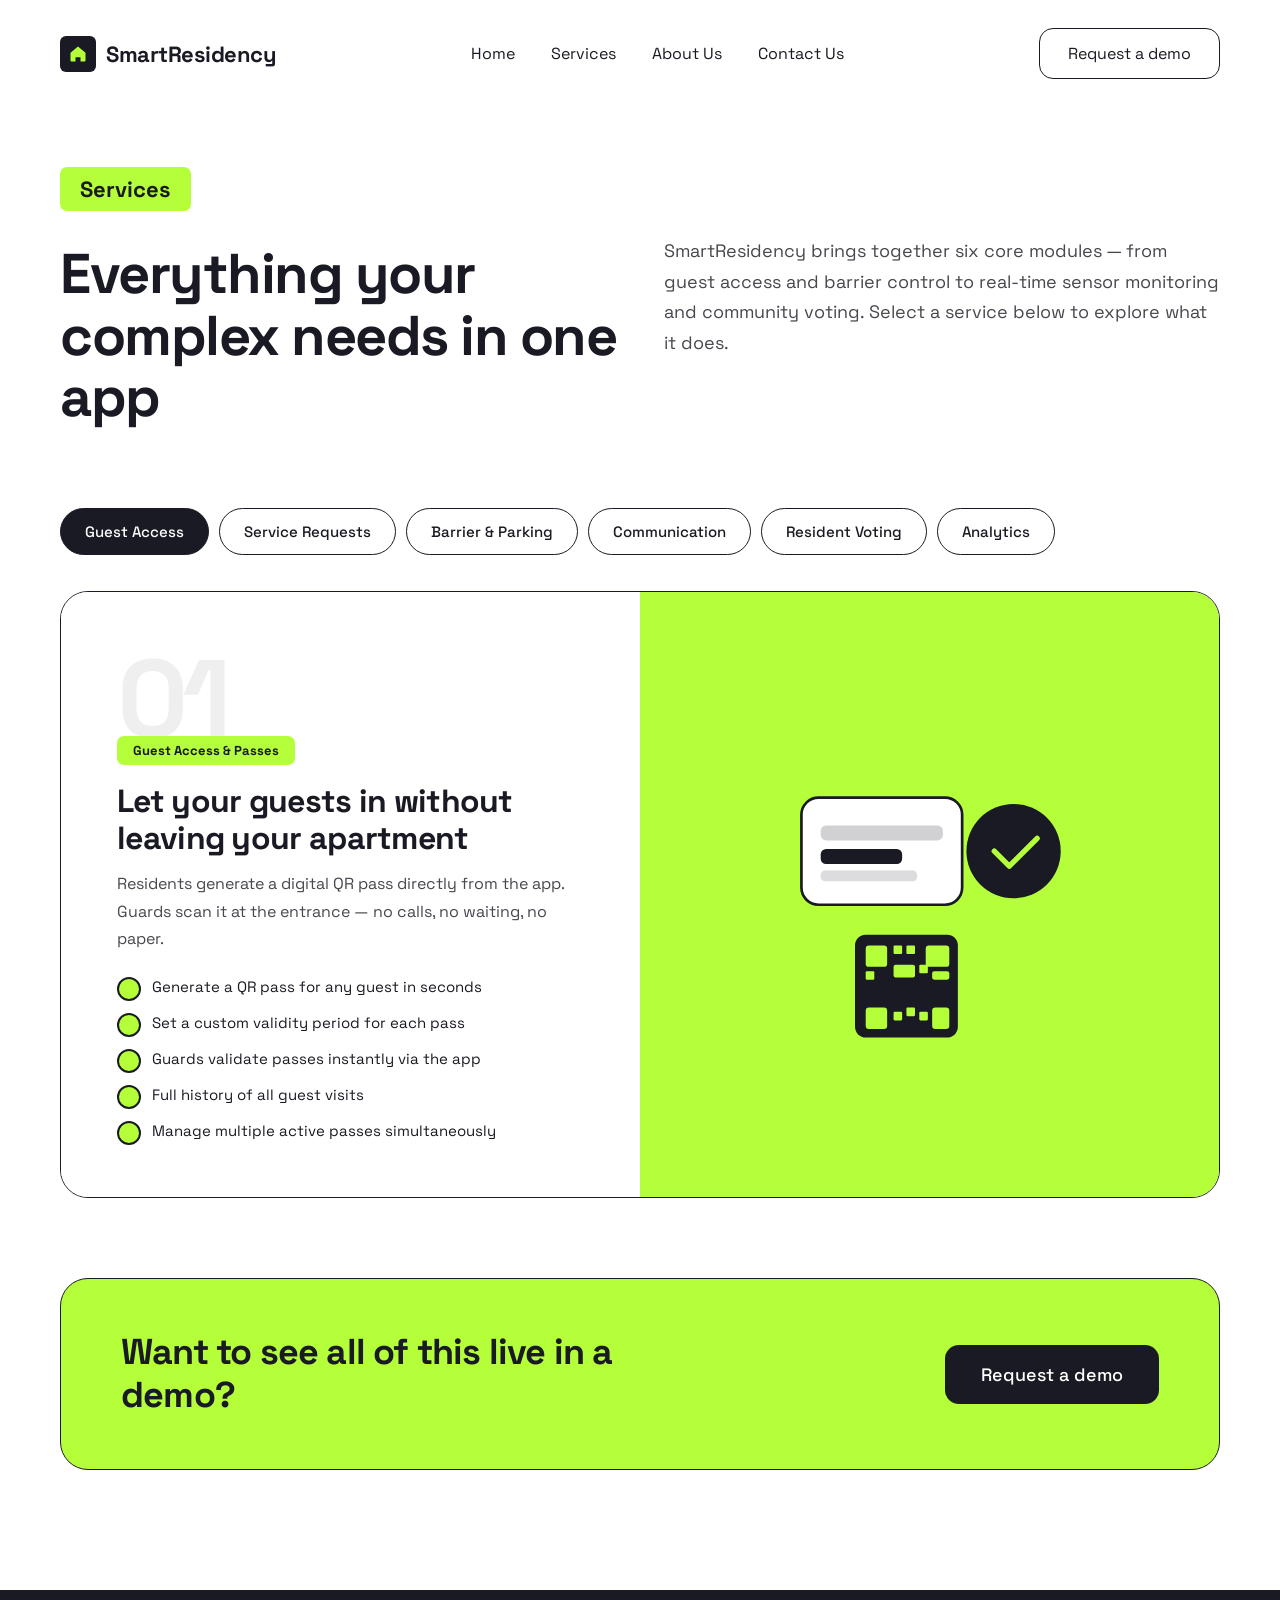
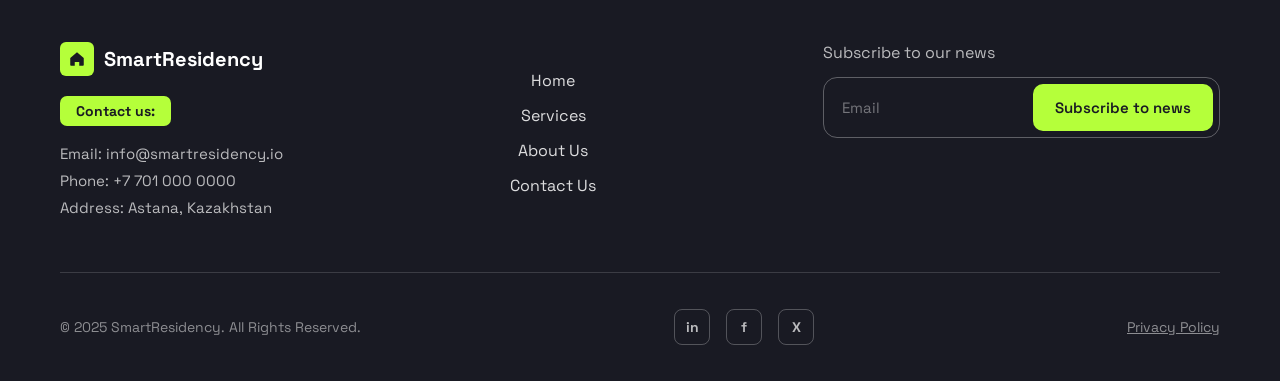
<file: services.html>
<!DOCTYPE html>
<html lang="en">
<head>
  <meta charset="UTF-8" />
  <meta name="viewport" content="width=device-width, initial-scale=1.0" />
  <title>Services — SmartResidency</title>
  <link href="https://fonts.googleapis.com/css2?family=Space+Grotesk:wght@400;500;600;700&display=swap" rel="stylesheet" />
  <link rel="stylesheet" href="styles.css" />
</head>
<body>

<!-- NAV -->
<nav>
  <a href="index.html" class="logo">
    <div class="logo-icon">
      <svg viewBox="0 0 24 24" fill="none" xmlns="http://www.w3.org/2000/svg">
        <path d="M3 10.5L12 3L21 10.5V20C21 20.55 20.55 21 20 21H15V16H9V21H4C3.45 21 3 20.55 3 20V10.5Z" fill="#b5ff3a"/>
      </svg>
    </div>
    SmartResidency
  </a>
  <ul>
    <li><a href="index.html">Home</a></li>
    <li><a href="services.html">Services</a></li>
    <li><a href="about.html">About Us</a></li>
    <li><a href="contacts.html">Contact Us</a></li>
  </ul>
  <a href="contacts.html" class="nav-btn">Request a demo</a>
</nav>

<!-- PAGE HERO -->
<div class="page-hero">
  <div class="page-hero-left">
    <div class="page-hero-label">Services</div>
    <h1>Everything your complex needs in one app</h1>
  </div>
  <div class="page-hero-right">
    <p>SmartResidency brings together six core modules — from guest access and barrier control to real-time sensor monitoring and community voting. Select a service below to explore what it does.</p>
  </div>
</div>

<!-- TABS -->
<div class="section-wrap">

  <div class="service-tabs">
    <button class="service-tab active" data-target="panel-guest">Guest Access</button>
    <button class="service-tab" data-target="panel-requests">Service Requests</button>
    <button class="service-tab" data-target="panel-barrier">Barrier &amp; Parking</button>
    <button class="service-tab" data-target="panel-communication">Communication</button>
    <button class="service-tab" data-target="panel-voting">Resident Voting</button>
    <button class="service-tab" data-target="panel-analytics">Analytics</button>
  </div>

  <div class="service-panels-wrap">

    <!-- PANEL 1: GUEST ACCESS -->
    <div class="service-panel active" id="panel-guest">
      <div class="panel-text">
        <div class="panel-number">01</div>
        <div class="panel-tag">Guest Access &amp; Passes</div>
        <h2>Let your guests in without leaving your apartment</h2>
        <p>Residents generate a digital QR pass directly from the app. Guards scan it at the entrance — no calls, no waiting, no paper.</p>
        <ul class="service-features">
          <li>Generate a QR pass for any guest in seconds</li>
          <li>Set a custom validity period for each pass</li>
          <li>Guards validate passes instantly via the app</li>
          <li>Full history of all guest visits</li>
          <li>Manage multiple active passes simultaneously</li>
        </ul>
      </div>
      <div class="panel-visual green">
        <svg viewBox="0 0 280 280" xmlns="http://www.w3.org/2000/svg">
          <!-- Pass card -->
          <rect x="20" y="50" width="150" height="100" rx="16" fill="#fff" stroke="#191a23" stroke-width="2.5"/>
          <rect x="38" y="76" width="114" height="14" rx="5" fill="#191a23" opacity="0.2"/>
          <rect x="38" y="98" width="76" height="14" rx="5" fill="#191a23"/>
          <rect x="38" y="118" width="90" height="10" rx="4" fill="#191a23" opacity="0.15"/>
          <!-- Check circle -->
          <circle cx="218" cy="100" r="44" fill="#191a23"/>
          <path d="M200 100 l14 14 26-26" stroke="#b5ff3a" stroke-width="5" fill="none" stroke-linecap="round" stroke-linejoin="round"/>
          <!-- QR code -->
          <rect x="70" y="178" width="96" height="96" rx="10" fill="#191a23"/>
          <!-- QR blocks -->
          <rect x="80" y="188" width="20" height="20" rx="3" fill="#b5ff3a"/>
          <rect x="106" y="188" width="8" height="8" rx="1" fill="#b5ff3a"/>
          <rect x="118" y="188" width="8" height="8" rx="1" fill="#b5ff3a"/>
          <rect x="136" y="188" width="22" height="20" rx="3" fill="#b5ff3a"/>
          <rect x="80" y="212" width="8" height="8" rx="1" fill="#b5ff3a"/>
          <rect x="106" y="206" width="20" height="12" rx="2" fill="#b5ff3a"/>
          <rect x="130" y="206" width="8" height="8" rx="1" fill="#b5ff3a"/>
          <rect x="142" y="212" width="16" height="8" rx="2" fill="#b5ff3a"/>
          <rect x="80" y="246" width="20" height="20" rx="3" fill="#b5ff3a"/>
          <rect x="106" y="250" width="8" height="8" rx="1" fill="#b5ff3a"/>
          <rect x="118" y="246" width="8" height="8" rx="1" fill="#b5ff3a"/>
          <rect x="130" y="250" width="8" height="8" rx="1" fill="#b5ff3a"/>
          <rect x="142" y="246" width="16" height="20" rx="3" fill="#b5ff3a"/>
        </svg>
      </div>
    </div>

    <!-- PANEL 2: SERVICE REQUESTS -->
    <div class="service-panel" id="panel-requests">
      <div class="panel-text">
        <div class="panel-number">02</div>
        <div class="panel-tag">Service Requests</div>
        <h2>Report issues and track them in real time</h2>
        <p>Residents submit maintenance requests with photos and a description. The request goes straight to the right staff member — residents follow the status without making a single call.</p>
        <ul class="service-features">
          <li>7 categories: plumbing, electrical, cleaning, garbage, security, intercom, elevator</li>
          <li>Attach photos as evidence directly from the phone</li>
          <li>Live status: New → In Progress → Done</li>
          <li>Admin assigns and manages all open requests</li>
          <li>Staff see their personal task queue in the app</li>
        </ul>
      </div>
      <div class="panel-visual dark">
        <svg viewBox="0 0 280 280" xmlns="http://www.w3.org/2000/svg">
          <!-- Request list card -->
          <rect x="20" y="30" width="155" height="200" rx="18" fill="rgba(255,255,255,0.08)" stroke="rgba(255,255,255,0.2)" stroke-width="2"/>
          <rect x="38" y="56" width="120" height="16" rx="6" fill="rgba(255,255,255,0.5)"/>
          <rect x="38" y="82" width="84" height="12" rx="5" fill="rgba(255,255,255,0.28)"/>
          <rect x="38" y="100" width="100" height="12" rx="5" fill="rgba(255,255,255,0.2)"/>
          <!-- Status badges -->
          <rect x="38" y="130" width="56" height="22" rx="8" fill="#b5ff3a"/>
          <rect x="38" y="162" width="72" height="22" rx="8" fill="rgba(181,255,58,0.3)"/>
          <rect x="38" y="194" width="48" height="22" rx="8" fill="rgba(255,255,255,0.12)"/>
          <!-- Big check -->
          <circle cx="222" cy="100" r="46" fill="#b5ff3a"/>
          <path d="M202 100 l16 16 28-28" stroke="#191a23" stroke-width="5" fill="none" stroke-linecap="round" stroke-linejoin="round"/>
          <!-- Photo thumbnails -->
          <rect x="180" y="168" width="60" height="46" rx="10" fill="rgba(255,255,255,0.1)" stroke="rgba(255,255,255,0.2)" stroke-width="1.5"/>
          <rect x="184" y="172" width="52" height="28" rx="6" fill="rgba(181,255,58,0.2)"/>
          <rect x="184" y="204" width="32" height="6" rx="3" fill="rgba(255,255,255,0.3)"/>
          <rect x="184" y="214" width="22" height="6" rx="3" fill="rgba(255,255,255,0.18)"/>
          <rect x="198" y="230" width="60" height="46" rx="10" fill="rgba(255,255,255,0.08)" stroke="rgba(255,255,255,0.2)" stroke-width="1.5"/>
        </svg>
      </div>
    </div>

    <!-- PANEL 3: BARRIER & PARKING -->
    <div class="service-panel" id="panel-barrier">
      <div class="panel-text">
        <div class="panel-number">03</div>
        <div class="panel-tag">Barrier &amp; Parking Control</div>
        <h2>Smart access and real-time parking management</h2>
        <p>Guards control the barrier from the app and view the full log of vehicle events. IoT sensors on each spot update occupancy in real time — residents see their spot's status without going outside.</p>
        <ul class="service-features">
          <li>Guards open and close the barrier from the app</li>
          <li>Full timestamped log of all vehicle movements</li>
          <li>IoT sensors detect occupancy of each parking spot</li>
          <li>Permanent spots assigned to specific residents</li>
          <li>Residents get an alert if their spot is taken</li>
          <li>Admin sees the full lot occupancy at a glance</li>
        </ul>
      </div>
      <div class="panel-visual green">
        <svg viewBox="0 0 280 280" xmlns="http://www.w3.org/2000/svg">
          <!-- Road / barrier bar -->
          <rect x="10" y="128" width="260" height="16" rx="8" fill="#191a23"/>
          <!-- Barrier pole -->
          <rect x="28" y="80" width="14" height="58" rx="5" fill="#191a23"/>
          <!-- Barrier arm -->
          <rect x="38" y="80" width="110" height="14" rx="5" fill="#191a23"/>
          <!-- App button -->
          <circle cx="220" cy="110" r="48" fill="#191a23"/>
          <circle cx="220" cy="110" r="30" fill="#b5ff3a"/>
          <rect x="208" y="102" width="24" height="16" rx="4" fill="#191a23"/>
          <!-- Parking grid -->
          <rect x="20" y="162" width="62" height="40" rx="8" fill="#191a23" opacity="0.15" stroke="#191a23" stroke-width="1.5"/>
          <rect x="22" y="164" width="28" height="10" rx="3" fill="#191a23" opacity="0.5"/>
          <rect x="22" y="180" width="18" height="10" rx="3" fill="#191a23"/>
          <rect x="92" y="162" width="62" height="40" rx="8" fill="#191a23" opacity="0.15" stroke="#191a23" stroke-width="1.5"/>
          <rect x="94" y="164" width="28" height="10" rx="3" fill="#191a23" opacity="0.5"/>
          <rect x="94" y="180" width="18" height="10" rx="3" fill="#191a23" opacity="0.3"/>
          <rect x="164" y="162" width="62" height="40" rx="8" fill="#191a23" stroke="#191a23" stroke-width="1.5"/>
          <rect x="166" y="164" width="28" height="10" rx="3" fill="#b5ff3a" opacity="0.8"/>
          <rect x="166" y="180" width="18" height="10" rx="3" fill="#b5ff3a"/>
          <rect x="20" y="212" width="62" height="40" rx="8" fill="#191a23" opacity="0.15" stroke="#191a23" stroke-width="1.5"/>
          <rect x="92" y="212" width="62" height="40" rx="8" fill="#191a23" opacity="0.15" stroke="#191a23" stroke-width="1.5"/>
          <rect x="164" y="212" width="62" height="40" rx="8" fill="#191a23" opacity="0.15" stroke="#191a23" stroke-width="1.5"/>
        </svg>
      </div>
    </div>

    <!-- PANEL 4: COMMUNICATION -->
    <div class="service-panel" id="panel-communication">
      <div class="panel-text">
        <div class="panel-number">04</div>
        <div class="panel-tag">Communication Tools</div>
        <h2>Keep every resident informed, instantly</h2>
        <p>Building management publishes announcements that reach all residents as push notifications. Security alerts are broadcast in real time — no notice boards, no missed messages.</p>
        <ul class="service-features">
          <li>Management publishes announcements from the admin panel</li>
          <li>Residents receive instant push notifications via Firebase</li>
          <li>Dedicated notifications feed with read/unread status</li>
          <li>Security and sensor alerts delivered in real time</li>
          <li>Full notification history available in the app</li>
        </ul>
      </div>
      <div class="panel-visual dark">
        <svg viewBox="0 0 280 280" xmlns="http://www.w3.org/2000/svg">
          <!-- Announcement card -->
          <rect x="20" y="40" width="155" height="110" rx="16" fill="rgba(255,255,255,0.08)" stroke="rgba(255,255,255,0.2)" stroke-width="2"/>
          <rect x="36" y="64" width="122" height="14" rx="5" fill="rgba(255,255,255,0.45)"/>
          <rect x="36" y="86" width="84" height="12" rx="5" fill="#b5ff3a" opacity="0.8"/>
          <rect x="36" y="106" width="100" height="10" rx="4" fill="rgba(255,255,255,0.2)"/>
          <path d="M115 150 l22 26 22-26" fill="none" stroke="rgba(255,255,255,0.3)" stroke-width="3"/>
          <!-- Notification bubble -->
          <circle cx="224" cy="90" r="44" fill="#b5ff3a"/>
          <rect x="206" y="74" width="36" height="7" rx="3.5" fill="#191a23"/>
          <rect x="206" y="87" width="28" height="7" rx="3.5" fill="#191a23"/>
          <rect x="206" y="100" width="32" height="7" rx="3.5" fill="#191a23"/>
          <!-- Push notification pill -->
          <rect x="30" y="176" width="220" height="56" rx="14" fill="rgba(255,255,255,0.07)" stroke="rgba(255,255,255,0.18)" stroke-width="1.5"/>
          <circle cx="58" cy="204" r="18" fill="#b5ff3a"/>
          <path d="M50 204l6 6 10-10" stroke="#191a23" stroke-width="2.5" fill="none" stroke-linecap="round" stroke-linejoin="round"/>
          <rect x="84" y="192" width="144" height="10" rx="4" fill="rgba(255,255,255,0.4)"/>
          <rect x="84" y="208" width="100" height="10" rx="4" fill="rgba(255,255,255,0.2)"/>
          <!-- Second push -->
          <rect x="30" y="242" width="220" height="30" rx="10" fill="rgba(255,255,255,0.04)" stroke="rgba(255,255,255,0.1)" stroke-width="1"/>
          <rect x="48" y="249" width="100" height="8" rx="3" fill="rgba(255,255,255,0.2)"/>
          <rect x="48" y="259" width="72" height="6" rx="3" fill="rgba(255,255,255,0.12)"/>
        </svg>
      </div>
    </div>

    <!-- PANEL 5: VOTING -->
    <div class="service-panel" id="panel-voting">
      <div class="panel-text">
        <div class="panel-number">05</div>
        <div class="panel-tag">Resident Voting</div>
        <h2>Give residents a voice in complex decisions</h2>
        <p>Building management creates polls on community matters. Residents vote directly in the app and results are visible to everyone in real time — no meetings required.</p>
        <ul class="service-features">
          <li>Management creates polls with custom options and deadlines</li>
          <li>Residents vote from the app in one tap</li>
          <li>Real-time vote counts visible to all participants</li>
          <li>Results stored for transparency and accountability</li>
          <li>Voting periods close automatically at the deadline</li>
        </ul>
      </div>
      <div class="panel-visual gray">
        <svg viewBox="0 0 280 280" xmlns="http://www.w3.org/2000/svg">
          <!-- Poll card -->
          <rect x="20" y="24" width="190" height="230" rx="18" fill="#fff" stroke="#191a23" stroke-width="2.5"/>
          <rect x="38" y="50" width="154" height="16" rx="6" fill="#191a23" opacity="0.5"/>
          <!-- Option A bar -->
          <rect x="38" y="84" width="154" height="32" rx="8" fill="#f3f3f3" stroke="#191a23" stroke-width="1.5"/>
          <rect x="38" y="84" width="110" height="32" rx="8" fill="#b5ff3a"/>
          <rect x="46" y="94" width="50" height="10" rx="4" fill="#191a23" opacity="0.6"/>
          <!-- Option B bar -->
          <rect x="38" y="126" width="154" height="32" rx="8" fill="#f3f3f3" stroke="#191a23" stroke-width="1.5"/>
          <rect x="38" y="126" width="70" height="32" rx="8" fill="#191a23" opacity="0.15"/>
          <rect x="46" y="136" width="50" height="10" rx="4" fill="#191a23" opacity="0.4"/>
          <!-- Option C bar -->
          <rect x="38" y="168" width="154" height="32" rx="8" fill="#f3f3f3" stroke="#191a23" stroke-width="1.5"/>
          <rect x="38" y="168" width="40" height="32" rx="8" fill="#191a23" opacity="0.1"/>
          <rect x="46" y="178" width="50" height="10" rx="4" fill="#191a23" opacity="0.3"/>
          <!-- Vote count -->
          <rect x="38" y="216" width="154" height="24" rx="6" fill="#191a23" opacity="0.06"/>
          <rect x="46" y="222" width="80" height="10" rx="4" fill="#191a23" opacity="0.3"/>
          <!-- Check badge -->
          <circle cx="250" cy="60" r="34" fill="#191a23"/>
          <path d="M236 60l10 10 18-18" stroke="#b5ff3a" stroke-width="4" fill="none" stroke-linecap="round" stroke-linejoin="round"/>
        </svg>
      </div>
    </div>

    <!-- PANEL 6: ANALYTICS -->
    <div class="service-panel" id="panel-analytics">
      <div class="panel-text">
        <div class="panel-number">06</div>
        <div class="panel-tag">Analytics &amp; Monitoring</div>
        <h2>Full visibility over your complex in real time</h2>
        <p>The admin dashboard aggregates data from all IoT sensors, parking spots, and service requests in one place — so administrators can see the health of the entire building at a glance.</p>
        <ul class="service-features">
          <li>Real-time status of all IoT sensors across the complex</li>
          <li>Online/offline tracking with instant failure alerts</li>
          <li>Parking lot occupancy with spot-level detail</li>
          <li>Service request statistics and response times</li>
          <li>Full security event history with resolution status</li>
          <li>Per-entrance sensor grouping for large complexes</li>
        </ul>
      </div>
      <div class="panel-visual dark">
        <svg viewBox="0 0 280 260" xmlns="http://www.w3.org/2000/svg">
          <!-- Chart frame -->
          <rect x="10" y="30" width="260" height="150" rx="14" fill="rgba(255,255,255,0.04)" stroke="rgba(255,255,255,0.12)" stroke-width="1.5"/>
          <!-- Bars -->
          <rect x="28" y="120" width="22" height="52" rx="4" fill="rgba(255,255,255,0.15)"/>
          <rect x="58" y="96"  width="22" height="76" rx="4" fill="rgba(255,255,255,0.15)"/>
          <rect x="88" y="68"  width="22" height="104" rx="4" fill="#b5ff3a"/>
          <rect x="118" y="84" width="22" height="88" rx="4" fill="rgba(255,255,255,0.15)"/>
          <rect x="148" y="106" width="22" height="66" rx="4" fill="rgba(255,255,255,0.15)"/>
          <rect x="178" y="78" width="22" height="94" rx="4" fill="rgba(255,255,255,0.15)"/>
          <rect x="208" y="56" width="22" height="116" rx="4" fill="rgba(255,255,255,0.1)"/>
          <!-- Trend line -->
          <polyline points="39,118 69,94 99,66 129,82 159,104 189,76 219,54"
            fill="none" stroke="#b5ff3a" stroke-width="3"
            stroke-linecap="round" stroke-linejoin="round"/>
          <circle cx="99" cy="66" r="7" fill="#fff"/>
          <circle cx="219" cy="54" r="7" fill="#b5ff3a" stroke="#fff" stroke-width="2"/>
          <!-- Stat cards -->
          <rect x="10" y="196" width="120" height="56" rx="12" fill="rgba(255,255,255,0.06)" stroke="rgba(255,255,255,0.12)" stroke-width="1.5"/>
          <rect x="22" y="208" width="48" height="10" rx="4" fill="rgba(255,255,255,0.4)"/>
          <rect x="22" y="224" width="36" height="14" rx="4" fill="#b5ff3a"/>
          <rect x="150" y="196" width="120" height="56" rx="12" fill="rgba(255,255,255,0.06)" stroke="rgba(255,255,255,0.12)" stroke-width="1.5"/>
          <rect x="162" y="208" width="48" height="10" rx="4" fill="rgba(255,255,255,0.4)"/>
          <rect x="162" y="224" width="60" height="10" rx="4" fill="rgba(255,255,255,0.2)"/>
        </svg>
      </div>
    </div>

  </div><!-- .service-panels-wrap -->
</div>

<!-- CTA -->
<div class="section-wrap">
  <div class="cta-banner">
    <h2>Want to see all of this live in a demo?</h2>
    <a href="contacts.html" class="btn-black">Request a demo</a>
  </div>
</div>

<!-- FOOTER -->
<footer>
  <div class="footer-inner">
    <div class="footer-top">

      <div class="footer-contact">
        <a href="index.html" class="footer-logo">
          <div class="footer-logo-icon">
            <svg viewBox="0 0 24 24" fill="none"><path d="M3 10.5L12 3L21 10.5V20C21 20.55 20.55 21 20 21H15V16H9V21H4C3.45 21 3 20.55 3 20V10.5Z" fill="#191a23"/></svg>
          </div>
          SmartResidency
        </a>
        <div class="contact-label">Contact us:</div>
        <p>
          Email: info@smartresidency.io<br>
          Phone: +7 701 000 0000<br>
          Address: Astana, Kazakhstan
        </p>
      </div>

      <nav class="footer-nav">
        <ul>
          <li><a href="index.html">Home</a></li>
          <li><a href="services.html">Services</a></li>
          <li><a href="about.html">About Us</a></li>
          <li><a href="contacts.html">Contact Us</a></li>
        </ul>
      </nav>

      <div class="footer-newsletter-wrap">
        <p>Subscribe to our news</p>
        <div class="footer-newsletter">
          <input type="email" id="newsletter-email" placeholder="Email" />
          <button class="btn-green" onclick="handleSubscribe()">Subscribe to news</button>
        </div>
      </div>

    </div>

    <div class="footer-bottom">
      <p>&#169; 2025 SmartResidency. All Rights Reserved.</p>
      <div class="footer-social">
        <a href="#" title="LinkedIn">in</a>
        <a href="#" title="Facebook">f</a>
        <a href="#" title="Twitter">X</a>
      </div>
      <a href="#" class="privacy-link">Privacy Policy</a>
    </div>
  </div>
</footer>

<script src="script.js"></script>
</body>
</html>
</file>
<file: styles.css>
/* ─── RESET & BASE ─── */
* { box-sizing: border-box; margin: 0; padding: 0; }
html { scroll-behavior: smooth; }

body {
  font-family: 'Space Grotesk', sans-serif;
  background: #fff;
  color: #191a23;
}

/* ─── NAV ─── */
nav {
  display: flex;
  align-items: center;
  justify-content: space-between;
  padding: 28px 60px;
  max-width: 1280px;
  margin: 0 auto;
}

.logo {
  display: flex;
  align-items: center;
  gap: 10px;
  font-size: 22px;
  font-weight: 700;
  letter-spacing: -0.5px;
  text-decoration: none;
  color: #191a23;
}

.logo-icon {
  width: 36px;
  height: 36px;
  background: #191a23;
  border-radius: 6px;
  display: flex;
  align-items: center;
  justify-content: center;
}

.logo-icon svg { width: 20px; height: 20px; }

nav ul {
  list-style: none;
  display: flex;
  align-items: center;
  gap: 36px;
}

nav ul a {
  text-decoration: none;
  color: #191a23;
  font-size: 16px;
  font-weight: 400;
}

nav ul a:hover { text-decoration: underline; }

.nav-btn {
  border: 1px solid #191a23;
  border-radius: 14px;
  padding: 14px 28px;
  background: #fff;
  font-family: 'Space Grotesk', sans-serif;
  font-size: 16px;
  cursor: pointer;
  text-decoration: none;
  color: #191a23;
}

.nav-btn:hover { background: #f0f0f0; }

/* ─── HERO ─── */
.hero {
  max-width: 1280px;
  margin: 0 auto;
  padding: 40px 60px 80px;
  display: grid;
  grid-template-columns: 1fr 1fr;
  gap: 40px;
  align-items: center;
}

.hero h1 {
  font-size: 60px;
  font-weight: 700;
  line-height: 1.1;
  letter-spacing: -1.5px;
  margin-bottom: 28px;
}

.hero p {
  font-size: 18px;
  line-height: 1.65;
  color: #191a23;
  margin-bottom: 36px;
  max-width: 480px;
}

.btn-black {
  display: inline-block;
  background: #191a23;
  color: #fff;
  padding: 18px 36px;
  border-radius: 14px;
  font-size: 18px;
  font-weight: 500;
  text-decoration: none;
  border: none;
  cursor: pointer;
  font-family: 'Space Grotesk', sans-serif;
  transition: background 0.2s;
}

.btn-black:hover { background: #2d2e3a; }

.hero-illustration {
  display: flex;
  justify-content: center;
  align-items: center;
}

.hero-illustration svg { width: 100%; max-width: 480px; height: auto; }

/* ─── PARTNER BAR ─── */
.partners {
  border-top: 1px solid #191a23;
  border-bottom: 1px solid #191a23;
  padding: 28px 60px;
}

.partners-inner {
  max-width: 1280px;
  margin: 0 auto;
  display: flex;
  align-items: center;
  gap: 64px;
  flex-wrap: wrap;
}

.partner-item {
  font-size: 20px;
  font-weight: 700;
  opacity: 0.3;
  letter-spacing: -0.5px;
}

/* ─── PHONE SECTION ─── */
.phone-section {
  max-width: 1280px;
  margin: 0 auto;
  padding: 80px 60px;
  display: grid;
  grid-template-columns: 1fr 1fr;
  gap: 60px;
  align-items: center;
}

.phone-section-text h2 {
  font-size: 40px;
  font-weight: 700;
  letter-spacing: -1px;
  margin-bottom: 20px;
  line-height: 1.15;
}

.phone-section-text p {
  font-size: 17px;
  line-height: 1.7;
  color: #191a23cc;
  margin-bottom: 28px;
}

.feature-list {
  list-style: none;
  display: flex;
  flex-direction: column;
  gap: 14px;
}

.feature-list li {
  display: flex;
  align-items: flex-start;
  gap: 12px;
  font-size: 16px;
  line-height: 1.5;
}

.feature-list li::before {
  content: '';
  width: 24px;
  height: 24px;
  min-width: 24px;
  background: #b5ff3a;
  border-radius: 50%;
  border: 2px solid #191a23;
  margin-top: 1px;
}

.phone-img-wrap {
  display: flex;
  justify-content: center;
  align-items: center;
}

.phone-img-wrap img {
  width: 100%;
  max-width: 520px;
  border-radius: 20px;
}

/* ─── SECTION WRAPPER ─── */
.section-wrap {
  max-width: 1280px;
  margin: 0 auto;
  padding: 0 60px 80px;
}

/* ─── SECTION LABEL ─── */
.section-label {
  display: inline-block;
  background: #b5ff3a;
  padding: 8px 20px;
  border-radius: 7px;
  font-size: 22px;
  font-weight: 700;
  margin-bottom: 48px;
  color: #191a23;
}

/* ─── SERVICES GRID ─── */
.services-grid {
  display: grid;
  grid-template-columns: 1fr 1fr;
  gap: 32px;
}

.service-card {
  border: 1px solid #191a23;
  border-radius: 28px;
  padding: 44px;
  display: flex;
  flex-direction: column;
  gap: 20px;
  position: relative;
  overflow: hidden;
  min-height: 250px;
}

.service-card.white { background: #f3f3f3; }
.service-card.green { background: #b5ff3a; }
.service-card.black { background: #191a23; color: #fff; }

.service-card-top {
  display: flex;
  justify-content: space-between;
  align-items: flex-start;
}

.service-card .tag {
  display: inline-block;
  padding: 8px 18px;
  border-radius: 7px;
  font-size: 22px;
  font-weight: 700;
  line-height: 1.2;
  width: fit-content;
}

.service-card.white .tag { background: #b5ff3a; color: #191a23; }
.service-card.green .tag { background: #fff; color: #191a23; }
.service-card.black .tag { background: #b5ff3a; color: #191a23; }

.service-card .illustration {
  width: 160px;
  height: 120px;
  display: flex;
  align-items: center;
  justify-content: center;
  flex-shrink: 0;
}

.service-card-bottom {
  display: flex;
  align-items: center;
  gap: 14px;
  margin-top: auto;
  padding-top: 20px;
  border-top: 1px solid #191a23;
}

.service-card.black .service-card-bottom { border-top-color: rgba(255,255,255,0.2); }

.learn-btn {
  display: flex;
  align-items: center;
  gap: 10px;
  text-decoration: none;
  font-size: 18px;
  font-weight: 400;
  color: #191a23;
}

.service-card.black .learn-btn { color: #fff; }

.learn-circle {
  width: 36px;
  height: 36px;
  border-radius: 50%;
  display: flex;
  align-items: center;
  justify-content: center;
  flex-shrink: 0;
}

.service-card.white .learn-circle,
.service-card.green .learn-circle { background: #191a23; }
.service-card.black .learn-circle { background: #b5ff3a; }

/* ─── TEAM ─── */
.team-header {
  display: flex;
  align-items: flex-start;
  gap: 40px;
  margin-bottom: 48px;
}

.team-desc {
  font-size: 17px;
  line-height: 1.6;
  max-width: 480px;
  padding-top: 8px;
}

.team-grid {
  display: grid;
  grid-template-columns: repeat(3, 1fr);
  gap: 32px;
}

.team-card {
  border: 1px solid #191a23;
  border-radius: 28px;
  padding: 36px;
  background: #fff;
  box-shadow: 0 4px 0 #191a23;
}

.team-card-top {
  display: flex;
  align-items: center;
  gap: 16px;
  margin-bottom: 20px;
  padding-bottom: 20px;
  border-bottom: 1px solid #191a23;
}

.team-avatar {
  width: 60px;
  height: 60px;
  border-radius: 50%;
  background: #b5ff3a;
  border: 2px solid #191a23;
  display: flex;
  align-items: center;
  justify-content: center;
  font-size: 18px;
  font-weight: 700;
  flex-shrink: 0;
}

.team-name { font-size: 18px; font-weight: 700; }
.team-role { font-size: 14px; color: #191a23aa; margin-top: 3px; }
.team-bio { font-size: 15px; line-height: 1.65; color: #191a23cc; }

/* ─── CONTACT ─── */
.contact-wrap {
  background: #f3f3f3;
  border-radius: 28px;
  padding: 52px 60px;
  display: grid;
  grid-template-columns: 1fr 1fr;
  gap: 40px;
  align-items: center;
  position: relative;
  overflow: hidden;
}

.contact-form { display: flex; flex-direction: column; gap: 20px; }

.contact-form input,
.contact-form textarea {
  background: #fff;
  border: 1px solid #191a23;
  border-radius: 14px;
  padding: 18px 22px;
  font-family: 'Space Grotesk', sans-serif;
  font-size: 17px;
  color: #191a23;
  outline: none;
  width: 100%;
  resize: none;
  transition: border-color 0.2s;
}

.contact-form input::placeholder,
.contact-form textarea::placeholder { color: #191a2388; }

.contact-form input:focus,
.contact-form textarea:focus {
  border-color: #b5ff3a;
  box-shadow: 0 0 0 3px rgba(181,255,58,0.2);
}

.contact-form textarea { min-height: 140px; }

.contact-deco {
  display: flex;
  align-items: center;
  justify-content: center;
}

/* ─── FOOTER ─── */
footer {
  background: #191a23;
  color: #fff;
  padding: 52px 60px 36px;
  margin-top: 40px;
}

.footer-inner { max-width: 1280px; margin: 0 auto; }

.footer-top {
  display: flex;
  align-items: flex-start;
  justify-content: space-between;
  gap: 40px;
  padding-bottom: 48px;
  border-bottom: 1px solid rgba(255,255,255,0.15);
  margin-bottom: 36px;
  flex-wrap: wrap;
}

.footer-logo {
  display: flex;
  align-items: center;
  gap: 10px;
  font-size: 20px;
  font-weight: 700;
  color: #fff;
  text-decoration: none;
  margin-bottom: 20px;
}

.footer-logo-icon {
  width: 34px;
  height: 34px;
  background: #b5ff3a;
  border-radius: 6px;
  display: flex;
  align-items: center;
  justify-content: center;
}

.footer-logo-icon svg { width: 18px; height: 18px; }

.footer-contact p {
  font-size: 15px;
  line-height: 1.8;
  color: rgba(255,255,255,0.7);
}

.contact-label {
  display: inline-block;
  background: #b5ff3a;
  color: #191a23;
  padding: 6px 16px;
  border-radius: 7px;
  font-size: 14px;
  font-weight: 700;
  margin-bottom: 14px;
}

.footer-nav ul {
  list-style: none;
  display: flex;
  flex-direction: column;
  gap: 14px;
}

.footer-nav a {
  color: rgba(255,255,255,0.85);
  text-decoration: none;
  font-size: 16px;
}

.footer-nav a:hover { text-decoration: underline; }

.footer-newsletter-wrap { display: flex; flex-direction: column; gap: 14px; }

.footer-newsletter-wrap p {
  font-size: 16px;
  color: rgba(255,255,255,0.7);
}

.footer-newsletter {
  display: flex;
  gap: 12px;
  background: transparent;
  border: 1px solid rgba(255,255,255,0.3);
  border-radius: 14px;
  padding: 6px 6px 6px 18px;
  align-items: center;
}

.footer-newsletter input {
  flex: 1;
  background: transparent;
  border: none;
  outline: none;
  color: #fff;
  font-family: 'Space Grotesk', sans-serif;
  font-size: 15px;
}

.footer-newsletter input::placeholder { color: rgba(255,255,255,0.4); }

.footer-newsletter .btn-green {
  background: #b5ff3a;
  color: #191a23;
  border: none;
  border-radius: 10px;
  padding: 14px 22px;
  font-family: 'Space Grotesk', sans-serif;
  font-size: 15px;
  font-weight: 600;
  cursor: pointer;
  white-space: nowrap;
}

.footer-bottom {
  display: flex;
  align-items: center;
  justify-content: space-between;
  gap: 24px;
  flex-wrap: wrap;
}

.footer-bottom p { font-size: 14px; color: rgba(255,255,255,0.5); }

.footer-social { display: flex; gap: 16px; }

.footer-social a {
  width: 36px;
  height: 36px;
  border: 1px solid rgba(255,255,255,0.25);
  border-radius: 8px;
  display: flex;
  align-items: center;
  justify-content: center;
  color: rgba(255,255,255,0.7);
  text-decoration: none;
  font-size: 14px;
  font-weight: 700;
  transition: border-color 0.2s, color 0.2s;
}

.footer-social a:hover { border-color: #b5ff3a; color: #b5ff3a; }

.privacy-link {
  color: rgba(255,255,255,0.5);
  text-decoration: underline;
  font-size: 14px;
}

/* ─── PAGE HERO ─── */
.page-hero {
  max-width: 1280px;
  margin: 0 auto;
  padding: 60px 60px 80px;
  display: grid;
  grid-template-columns: 1fr 1fr;
  gap: 48px;
  align-items: center;
}

.page-hero-left { display: flex; flex-direction: column; align-items: flex-start; }

.page-hero-label {
  display: inline-block;
  background: #b5ff3a;
  padding: 8px 20px;
  border-radius: 7px;
  font-size: 22px;
  font-weight: 700;
  margin-bottom: 32px;
  color: #191a23;
}

.page-hero h1 {
  font-size: 56px;
  font-weight: 700;
  line-height: 1.1;
  letter-spacing: -1.5px;
}

.page-hero-right p {
  font-size: 18px;
  line-height: 1.7;
  color: #191a23cc;
}

/* ─── MISSION CARDS ─── */
.mission-grid {
  display: grid;
  grid-template-columns: repeat(3, 1fr);
  gap: 32px;
}

.mission-card {
  border: 1px solid #191a23;
  border-radius: 28px;
  padding: 44px;
  background: #f3f3f3;
}

.mission-card.green { background: #b5ff3a; }
.mission-card.black { background: #191a23; color: #fff; }

.mission-icon {
  width: 52px;
  height: 52px;
  border-radius: 14px;
  background: #b5ff3a;
  border: 2px solid #191a23;
  display: flex;
  align-items: center;
  justify-content: center;
  margin-bottom: 24px;
}

.mission-card.green .mission-icon { background: #191a23; border-color: #191a23; }
.mission-card.black .mission-icon { background: #b5ff3a; border-color: #b5ff3a; }

.mission-icon svg { width: 26px; height: 26px; }

.mission-card h3 { font-size: 22px; font-weight: 700; margin-bottom: 14px; }
.mission-card p { font-size: 16px; line-height: 1.65; }
.mission-card.black p { color: rgba(255,255,255,0.75); }

/* ─── STORY SECTION ─── */
.story-section {
  background: #191a23;
  border-radius: 28px;
  padding: 60px;
  display: grid;
  grid-template-columns: 1fr 1fr;
  gap: 60px;
  align-items: center;
}

.story-text h2 {
  font-size: 40px;
  font-weight: 700;
  letter-spacing: -1px;
  color: #fff;
  line-height: 1.15;
  margin-bottom: 24px;
}

.story-text p {
  font-size: 17px;
  line-height: 1.7;
  color: rgba(255,255,255,0.68);
  margin-bottom: 14px;
}

.story-stats {
  display: grid;
  grid-template-columns: 1fr 1fr;
  gap: 20px;
}

.stat-card {
  background: rgba(255,255,255,0.07);
  border-radius: 18px;
  padding: 28px 22px;
  border: 1px solid rgba(255,255,255,0.1);
}

.stat-num {
  font-size: 46px;
  font-weight: 700;
  color: #b5ff3a;
  letter-spacing: -1px;
  line-height: 1;
  margin-bottom: 8px;
}

.stat-label { font-size: 14px; color: rgba(255,255,255,0.55); }

/* ─── TECH GRID ─── */
.tech-grid {
  display: grid;
  grid-template-columns: repeat(4, 1fr);
  gap: 24px;
}

.tech-card {
  border: 1px solid #191a23;
  border-radius: 20px;
  padding: 32px 24px;
  background: #fff;
  transition: background 0.2s;
}

.tech-card:hover { background: #f3f3f3; }

.tech-card-icon {
  width: 56px;
  height: 56px;
  border-radius: 14px;
  background: #b5ff3a;
  border: 2px solid #191a23;
  display: flex;
  align-items: center;
  justify-content: center;
  margin-bottom: 20px;
}

.tech-card-icon svg { width: 26px; height: 26px; }

.tech-card h4 { font-size: 18px; font-weight: 700; margin-bottom: 10px; }
.tech-card p { font-size: 14px; color: #191a23aa; line-height: 1.55; }

/* ─── CTA BANNER ─── */
.cta-banner {
  background: #b5ff3a;
  border: 1px solid #191a23;
  border-radius: 28px;
  padding: 52px 60px;
  display: flex;
  align-items: center;
  justify-content: space-between;
  gap: 40px;
}

.cta-banner h2 {
  font-size: 36px;
  font-weight: 700;
  letter-spacing: -0.8px;
  line-height: 1.2;
  max-width: 520px;
}

/* ─── CONTACT PAGE LAYOUT ─── */
.contact-page-grid {
  display: grid;
  grid-template-columns: 1.1fr 1fr;
  gap: 48px;
  align-items: start;
  margin-bottom: 60px;
}

.contact-form-big {
  background: #f3f3f3;
  border-radius: 28px;
  padding: 52px;
  display: flex;
  flex-direction: column;
  gap: 20px;
}

.contact-form-big input,
.contact-form-big select,
.contact-form-big textarea {
  background: #fff;
  border: 1px solid #191a23;
  border-radius: 14px;
  padding: 18px 22px;
  font-family: 'Space Grotesk', sans-serif;
  font-size: 17px;
  color: #191a23;
  outline: none;
  width: 100%;
  resize: none;
  transition: border-color 0.2s;
  -webkit-appearance: none;
}

.contact-form-big input::placeholder,
.contact-form-big textarea::placeholder { color: #191a2388; }

.contact-form-big input:focus,
.contact-form-big select:focus,
.contact-form-big textarea:focus {
  border-color: #b5ff3a;
  box-shadow: 0 0 0 3px rgba(181,255,58,0.2);
}

.contact-form-big select { cursor: pointer; }

.contact-form-big textarea { min-height: 130px; }

.form-row {
  display: grid;
  grid-template-columns: 1fr 1fr;
  gap: 16px;
}

.contact-side { display: flex; flex-direction: column; gap: 24px; }

.contact-side-intro h2 {
  font-size: 32px;
  font-weight: 700;
  letter-spacing: -0.5px;
  margin-bottom: 16px;
  line-height: 1.2;
}

.contact-side-intro p {
  font-size: 16px;
  line-height: 1.7;
  color: #191a23cc;
}

.contact-detail-card {
  border: 1px solid #191a23;
  border-radius: 20px;
  padding: 28px;
  display: flex;
  gap: 18px;
  align-items: flex-start;
  background: #fff;
}

.contact-detail-icon {
  width: 48px;
  height: 48px;
  border-radius: 12px;
  background: #b5ff3a;
  border: 2px solid #191a23;
  display: flex;
  align-items: center;
  justify-content: center;
  flex-shrink: 0;
}

.contact-detail-icon svg { width: 22px; height: 22px; }

.contact-detail-card h4 { font-size: 16px; font-weight: 700; margin-bottom: 6px; }
.contact-detail-card p { font-size: 15px; color: #191a23cc; line-height: 1.6; }
.contact-detail-card a { color: #191a23; text-decoration: underline; }

/* ─── FAQ ─── */
.faq-list { display: flex; flex-direction: column; gap: 16px; }

.faq-item {
  border: 1px solid #191a23;
  border-radius: 18px;
  overflow: hidden;
}

.faq-question {
  padding: 24px 32px;
  display: flex;
  justify-content: space-between;
  align-items: center;
  cursor: pointer;
  font-size: 18px;
  font-weight: 600;
  background: #fff;
  transition: background 0.2s;
  user-select: none;
  list-style: none;
  gap: 16px;
}

.faq-question:hover { background: #f3f3f3; }
.faq-item.active .faq-question { background: #b5ff3a; }

.faq-chevron {
  width: 30px;
  height: 30px;
  border: 2px solid #191a23;
  border-radius: 50%;
  display: flex;
  align-items: center;
  justify-content: center;
  flex-shrink: 0;
  transition: transform 0.3s;
}

.faq-item.active .faq-chevron { transform: rotate(180deg); }

.faq-answer {
  max-height: 0;
  overflow: hidden;
  transition: max-height 0.35s ease, padding 0.35s;
  font-size: 16px;
  line-height: 1.7;
  color: #191a23cc;
  background: #fff;
  padding: 0 32px;
}

.faq-item.active .faq-answer {
  max-height: 300px;
  padding: 4px 32px 26px;
}

/* ─── SERVICES TAB PAGE ─── */
.service-tabs {
  display: flex;
  gap: 10px;
  flex-wrap: wrap;
  margin-bottom: 36px;
}

.service-tab {
  padding: 13px 24px;
  border: 1px solid #191a23;
  border-radius: 50px;
  font-size: 15px;
  font-weight: 500;
  cursor: pointer;
  background: #fff;
  color: #191a23;
  font-family: 'Space Grotesk', sans-serif;
  transition: background 0.18s, color 0.18s;
  white-space: nowrap;
}

.service-tab:hover { background: #f3f3f3; }
.service-tab.active { background: #191a23; color: #fff; }

.service-panels-wrap {
  border: 1px solid #191a23;
  border-radius: 28px;
  overflow: hidden;
  min-height: 480px;
}

.service-panel {
  display: none;
  grid-template-columns: 1fr 1fr;
  min-height: 480px;
}

.service-panel.active {
  display: grid;
  animation: panelIn 0.25s ease;
}

@keyframes panelIn {
  from { opacity: 0; transform: translateY(6px); }
  to   { opacity: 1; transform: translateY(0); }
}

.panel-text {
  padding: 52px 52px 52px 56px;
  display: flex;
  flex-direction: column;
  justify-content: center;
  background: #fff;
}

.panel-number {
  font-size: 110px;
  font-weight: 700;
  letter-spacing: -6px;
  line-height: 1;
  color: rgba(25, 26, 35, 0.07);
  margin-bottom: -18px;
  user-select: none;
}

.panel-tag {
  display: inline-block;
  padding: 6px 16px;
  border-radius: 7px;
  font-size: 13px;
  font-weight: 700;
  background: #b5ff3a;
  color: #191a23;
  margin-bottom: 18px;
  width: fit-content;
}

.panel-text h2 {
  font-size: 32px;
  font-weight: 700;
  letter-spacing: -0.7px;
  line-height: 1.15;
  margin-bottom: 14px;
}

.panel-text p {
  font-size: 16px;
  line-height: 1.7;
  color: #191a23cc;
  margin-bottom: 24px;
}

.service-features {
  list-style: none;
  display: flex;
  flex-direction: column;
  gap: 11px;
}

.service-features li {
  display: flex;
  align-items: flex-start;
  gap: 11px;
  font-size: 15px;
  line-height: 1.5;
}

.service-features li::before {
  content: '';
  width: 20px;
  height: 20px;
  min-width: 20px;
  background: #b5ff3a;
  border-radius: 50%;
  border: 2px solid #191a23;
  margin-top: 1px;
}

.panel-visual {
  display: flex;
  align-items: center;
  justify-content: center;
  padding: 52px 40px;
}

.panel-visual.green { background: #b5ff3a; }
.panel-visual.dark  { background: #191a23; }
.panel-visual.gray  { background: #f3f3f3; }

.panel-visual svg { width: 100%; max-width: 300px; height: auto; }

/* ─── RESPONSIVE ─── */
@media (max-width: 960px) {
  nav { padding: 20px 24px; }
  nav ul { display: none; }
  .hero { grid-template-columns: 1fr; padding: 32px 24px 60px; }
  .hero h1 { font-size: 40px; }
  .phone-section { grid-template-columns: 1fr; padding: 40px 24px; }
  .section-wrap { padding: 0 24px 60px; }
  .services-grid { grid-template-columns: 1fr; }
  .team-grid { grid-template-columns: 1fr; }
  .contact-wrap { grid-template-columns: 1fr; padding: 36px 24px; }
  .contact-deco { display: none; }
  footer { padding: 40px 24px 28px; }
  .footer-top { flex-direction: column; }
  .partners { padding: 24px; }
  .partners-inner { gap: 32px; }
  .page-hero { grid-template-columns: 1fr; padding: 32px 24px 60px; }
  .page-hero h1 { font-size: 38px; }
  .mission-grid { grid-template-columns: 1fr; }
  .story-section { grid-template-columns: 1fr; padding: 36px 24px; }
  .story-text h2 { font-size: 28px; }
  .story-stats { grid-template-columns: 1fr 1fr; }
  .tech-grid { grid-template-columns: 1fr 1fr; }
  .cta-banner { flex-direction: column; padding: 36px 24px; }
  .cta-banner h2 { font-size: 26px; }
  .contact-page-grid { grid-template-columns: 1fr; }
  .contact-form-big { padding: 32px 24px; }
  .form-row { grid-template-columns: 1fr; }
  .faq-question { padding: 18px 20px; font-size: 16px; }
  .faq-answer { padding: 0 20px; }
  .faq-item.active .faq-answer { padding: 4px 20px 20px; }
  .service-panel { grid-template-columns: 1fr; }
  .panel-visual { min-height: 260px; }
  .panel-text { padding: 36px 24px; }
  .panel-number { font-size: 72px; }
  .panel-text h2 { font-size: 24px; }
  .service-tabs { gap: 8px; }
  .service-tab { padding: 10px 16px; font-size: 13px; }
}
</file>
